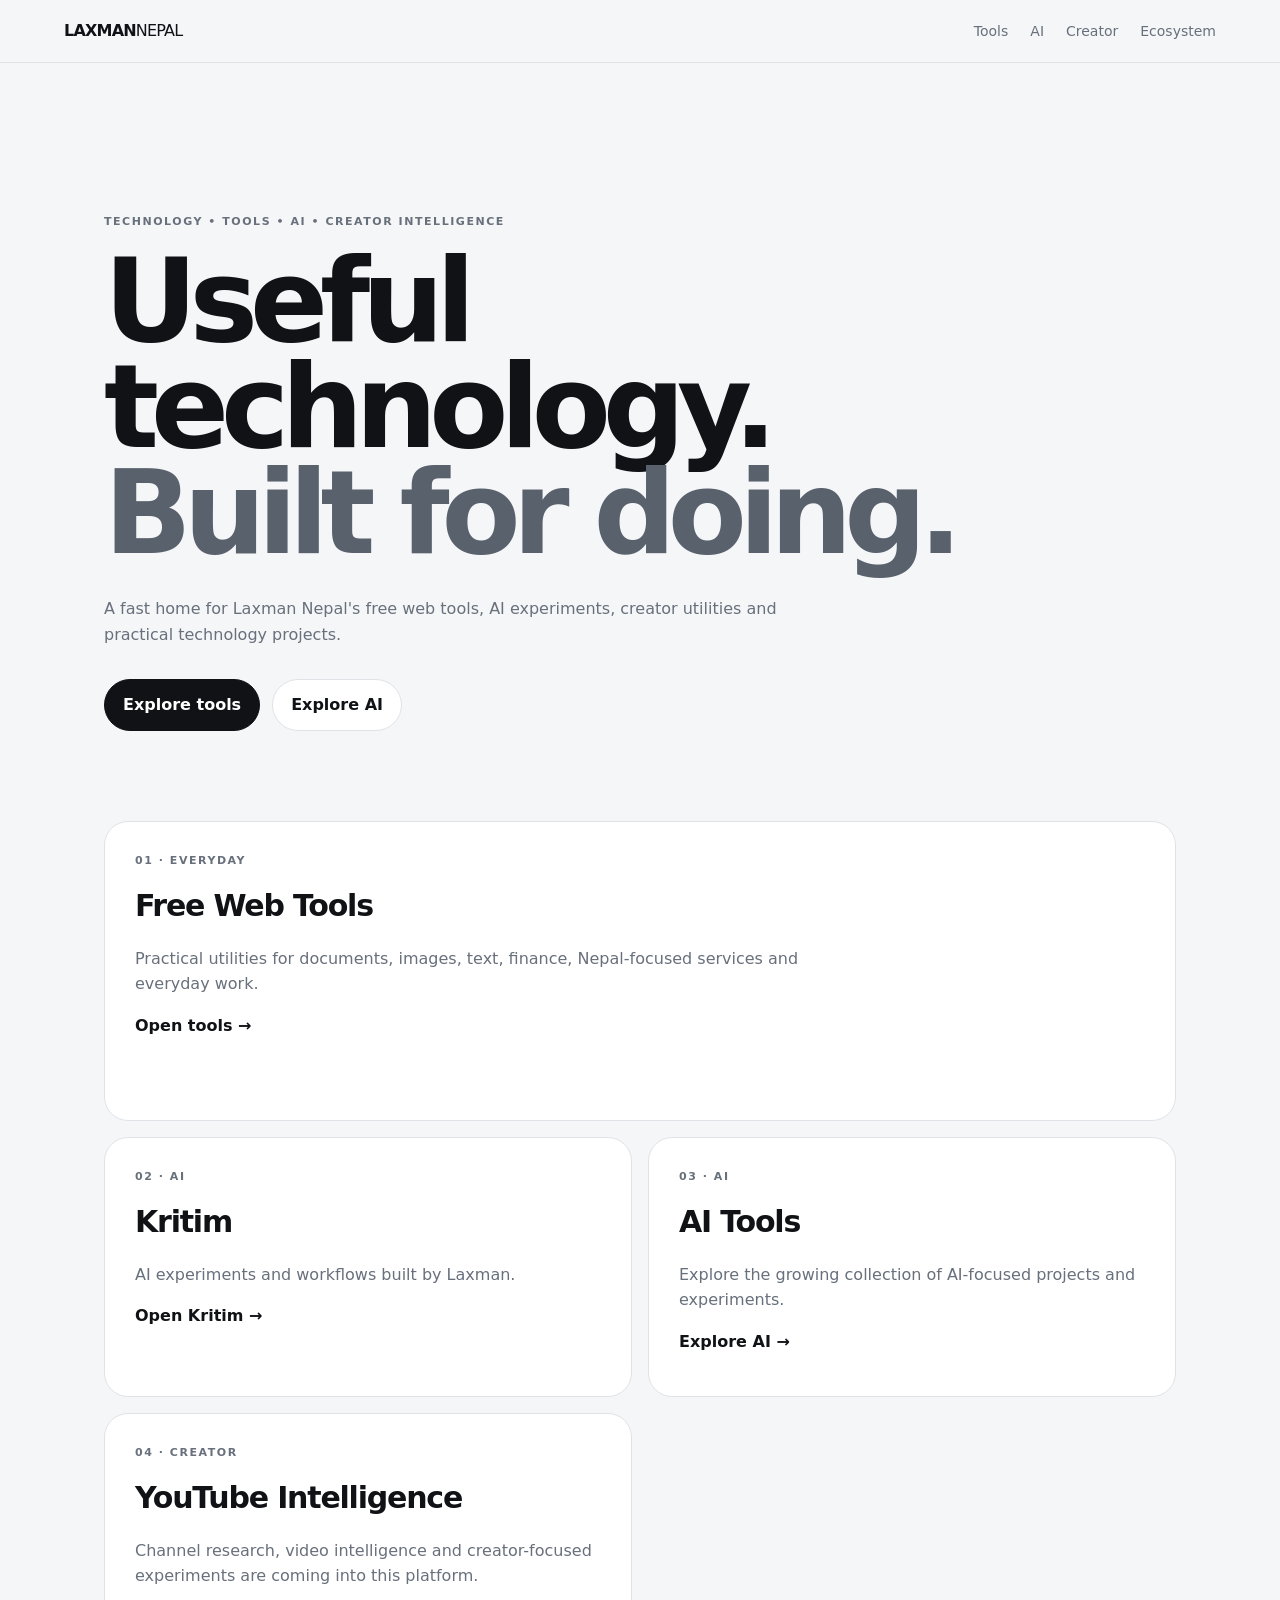
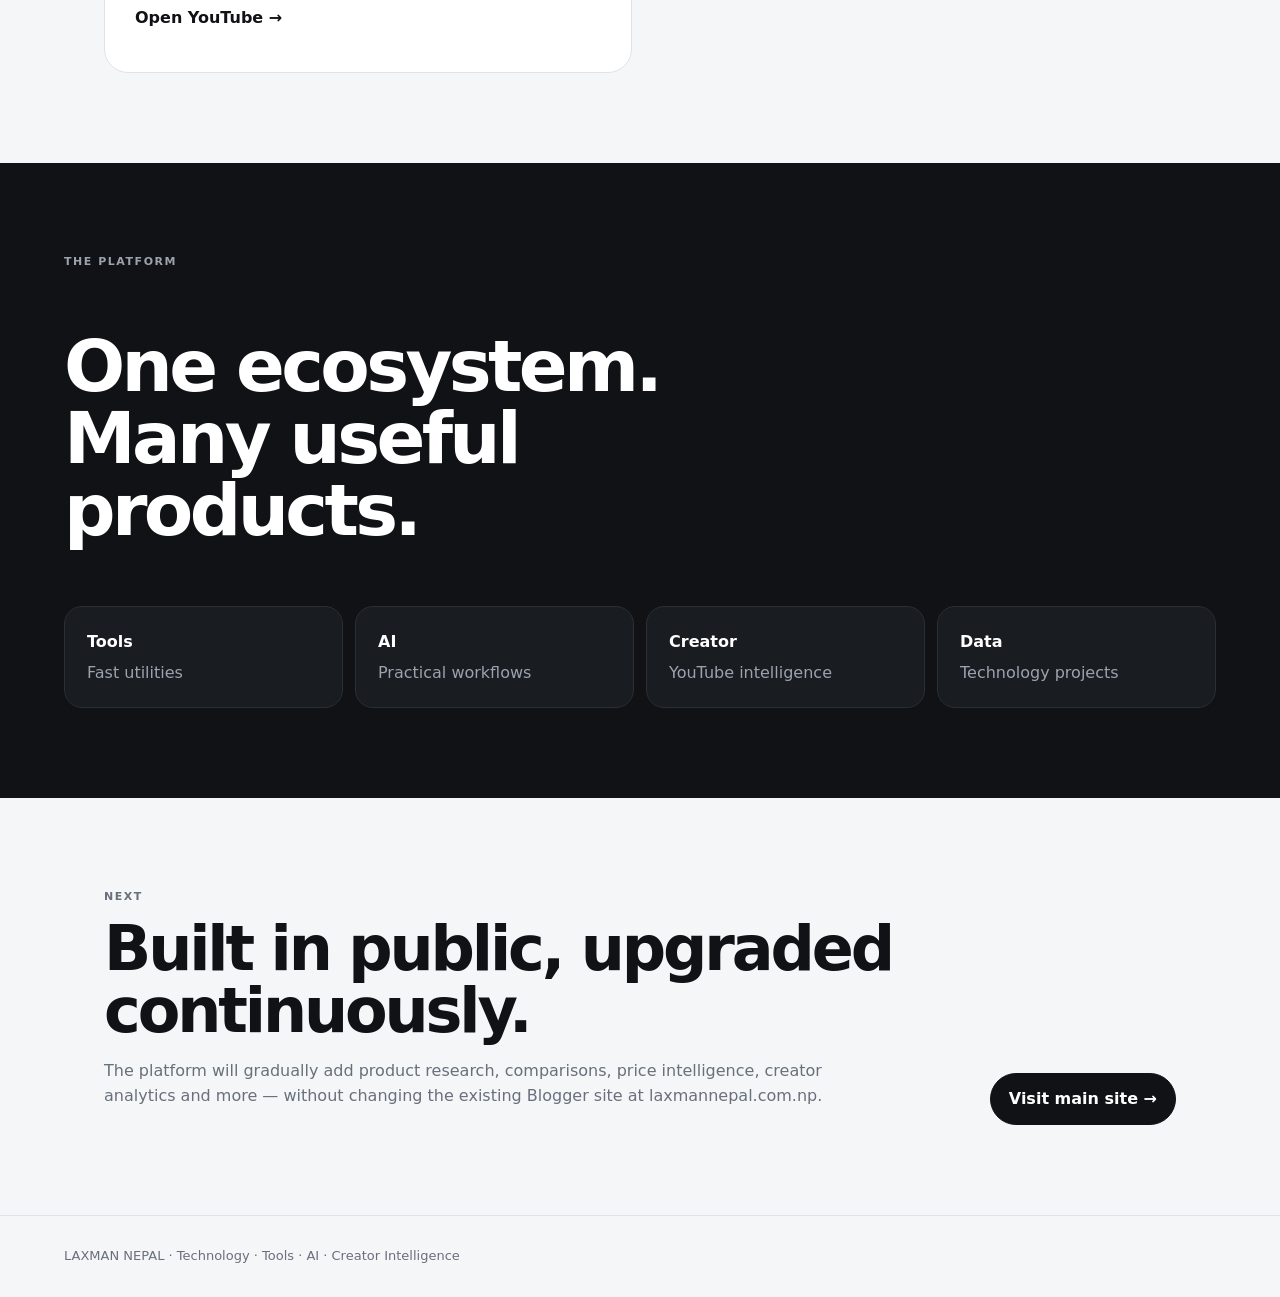
<file: index.html>
<!doctype html>
<html lang="en">
<head>
<meta charset="utf-8">
<meta name="viewport" content="width=device-width,initial-scale=1">
<meta name="description" content="Laxman Nepal Apps — practical technology tools, AI utilities and creator intelligence.">
<title>Laxman Nepal Apps — Technology, AI & Creator Tools</title>
<link rel="stylesheet" href="platform.css">
</head>
<body>
<header class="nav"><a class="brand" href="./">LAXMAN<span>NEPAL</span></a><nav><a href="#tools">Tools</a><a href="#ai">AI</a><a href="#creator">Creator</a><a href="#ecosystem">Ecosystem</a></nav></header>
<main>
<section class="hero"><div class="eyebrow">TECHNOLOGY • TOOLS • AI • CREATOR INTELLIGENCE</div><h1>Useful technology.<br><em>Built for doing.</em></h1><p>A fast home for Laxman Nepal's free web tools, AI experiments, creator utilities and practical technology projects.</p><div class="actions"><a class="button primary" href="#tools">Explore tools</a><a class="button" href="#ai">Explore AI</a></div></section>
<section class="grid" id="tools">
<article class="card wide"><div class="kicker">01 · EVERYDAY</div><h2>Free Web Tools</h2><p>Practical utilities for documents, images, text, finance, Nepal-focused services and everyday work.</p><a href="./tools/">Open tools →</a></article>
<article class="card"><div class="kicker">02 · AI</div><h2>Kritim</h2><p>AI experiments and workflows built by Laxman.</p><a href="./Kritim/">Open Kritim →</a></article>
<article class="card" id="ai"><div class="kicker">03 · AI</div><h2>AI Tools</h2><p>Explore the growing collection of AI-focused projects and experiments.</p><a href="./ai-tools/">Explore AI →</a></article>
<article class="card" id="creator"><div class="kicker">04 · CREATOR</div><h2>YouTube Intelligence</h2><p>Channel research, video intelligence and creator-focused experiments are coming into this platform.</p><a href="./youtube/">Open YouTube →</a></article>
</section>
<section class="dark" id="ecosystem"><div class="kicker">THE PLATFORM</div><h2>One ecosystem. Many useful products.</h2><div class="pillgrid"><div><b>Tools</b><span>Fast utilities</span></div><div><b>AI</b><span>Practical workflows</span></div><div><b>Creator</b><span>YouTube intelligence</span></div><div><b>Data</b><span>Technology projects</span></div></div></section>
<section class="next"><div><div class="kicker">NEXT</div><h2>Built in public, upgraded continuously.</h2><p>The platform will gradually add product research, comparisons, price intelligence, creator analytics and more — without changing the existing Blogger site at laxmannepal.com.np.</p></div><a class="button primary" href="https://laxmannepal.com.np/">Visit main site →</a></section>
</main>
<footer>LAXMAN NEPAL · Technology · Tools · AI · Creator Intelligence</footer>
</body></html>
</file>
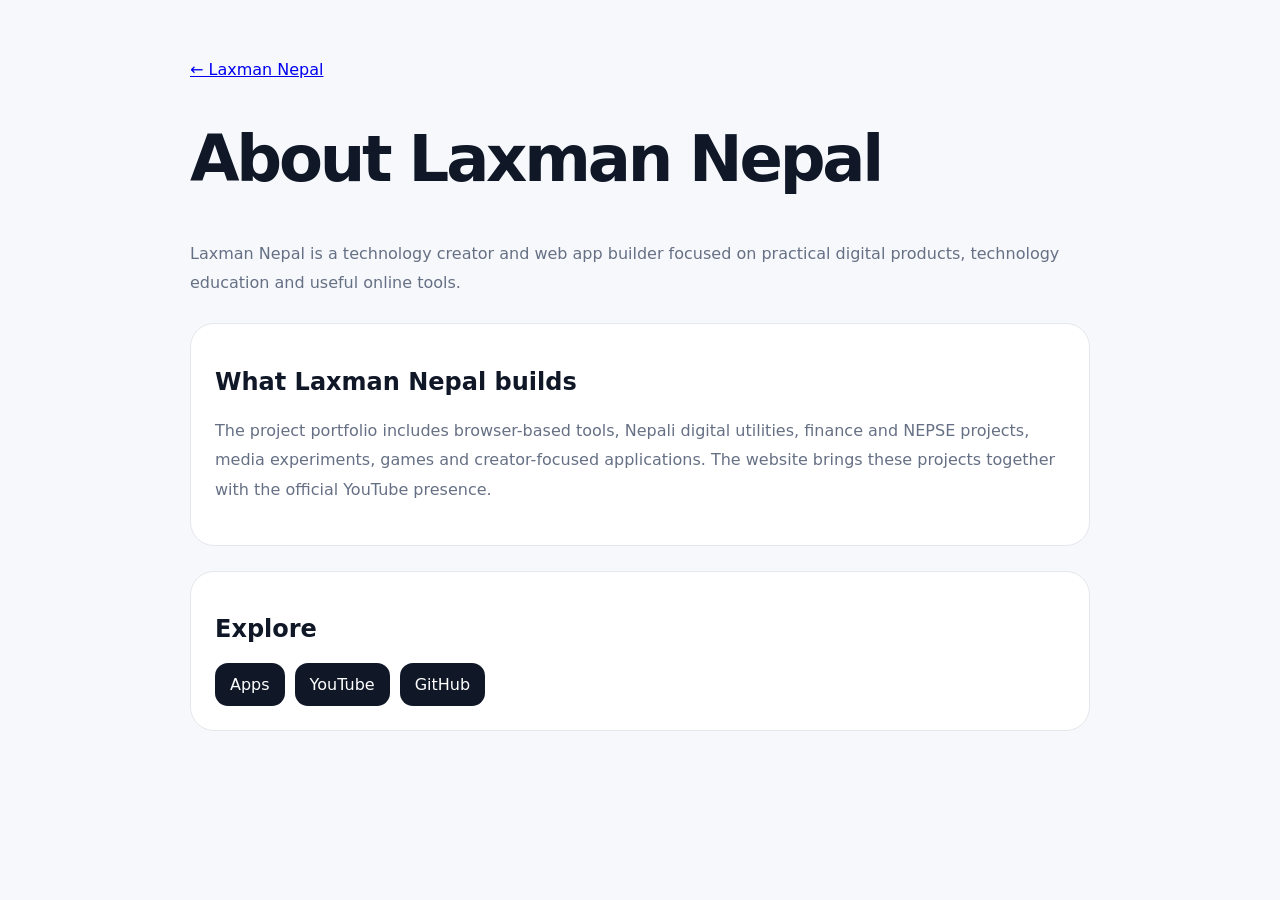
<file: about/index.html>
<!doctype html><html lang="en"><head><meta charset="utf-8"><meta name="viewport" content="width=device-width,initial-scale=1"><title>About Laxman Nepal — Developer, Creator & App Builder</title><meta name="description" content="About Laxman Nepal, a technology creator and web app builder behind practical digital tools, Nepali technology projects and the Laxman Nepal YouTube channel."><link rel="canonical" href="https://apps.laxmannepal.com.np/about/"><meta property="og:title" content="About Laxman Nepal"><meta property="og:description" content="Developer, creator and builder of practical web apps and technology content."><script type="application/ld+json">{"@context":"https://schema.org","@type":"AboutPage","name":"About Laxman Nepal","url":"https://apps.laxmannepal.com.np/about/","mainEntity":{"@type":"Person","name":"Laxman Nepal","url":"https://apps.laxmannepal.com.np/","sameAs":["https://github.com/LaxmanNepal","https://www.youtube.com/@laxmannepalofficial"]}}</script><style>body{margin:0;font:16px system-ui,-apple-system,Segoe UI,sans-serif;background:#f6f8fb;color:#101828}main{max-width:900px;margin:auto;padding:60px 22px}h1{font-size:clamp(2.2rem,6vw,4rem);letter-spacing:-.05em}p{line-height:1.85;color:#667085}.links{display:flex;gap:10px;flex-wrap:wrap}.links a{padding:12px 15px;border-radius:13px;background:#101828;color:white;text-decoration:none}.card{margin-top:25px;padding:24px;border-radius:24px;background:#fff;border:1px solid #e4e7ec}</style></head><body><main><a href="../">← Laxman Nepal</a><h1>About Laxman Nepal</h1><p>Laxman Nepal is a technology creator and web app builder focused on practical digital products, technology education and useful online tools.</p><section class="card"><h2>What Laxman Nepal builds</h2><p>The project portfolio includes browser-based tools, Nepali digital utilities, finance and NEPSE projects, media experiments, games and creator-focused applications. The website brings these projects together with the official YouTube presence.</p></section><section class="card"><h2>Explore</h2><div class="links"><a href="../apps/">Apps</a><a href="../youtube/">YouTube</a><a href="https://github.com/LaxmanNepal">GitHub</a></div></section></main></body></html>
</file>
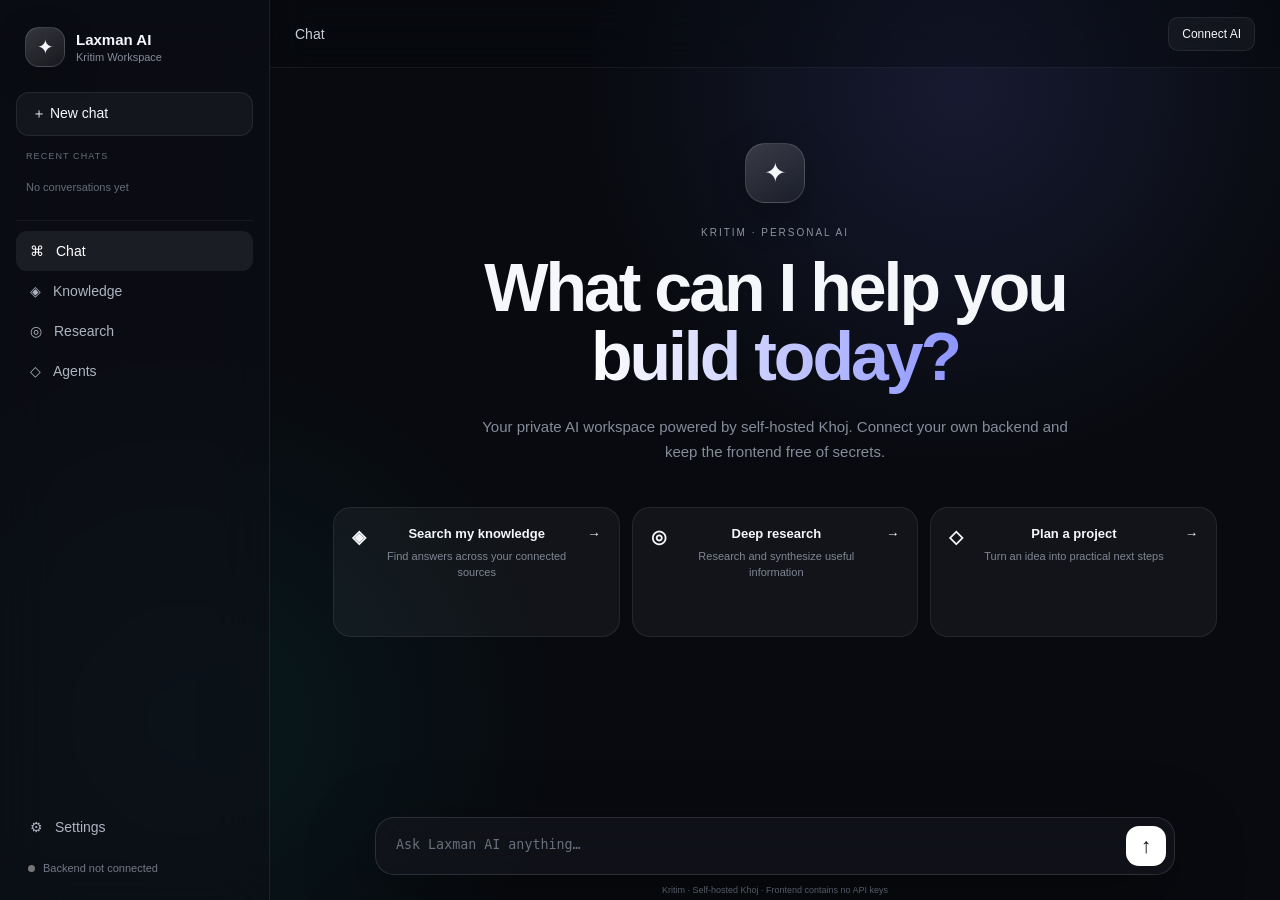
<file: Kritim/index.html>
<!doctype html><html lang="en"><head><meta charset="utf-8"><meta name="viewport" content="width=device-width,initial-scale=1,viewport-fit=cover"><meta name="theme-color" content="#080a0f"><meta name="description" content="Laxman AI — self-hosted personal AI workspace."><title>Laxman AI</title><link rel="stylesheet" href="./style.css"></head><body><div class="app-shell"><aside class="sidebar" id="sidebar"><div class="brand"><div class="brand-mark">✦</div><div><strong>Laxman AI</strong><span>Kritim Workspace</span></div></div><button class="new-chat" id="newChat">＋ New chat</button><div class="conversation-section"><div class="section-label">Recent chats</div><div class="conversation-list" id="conversationList"><div class="conversation-empty">Connect AI to load chats</div></div></div><nav class="main-nav"><button class="nav-item active" data-view="chat">⌘ <span>Chat</span></button><button class="nav-item" data-view="knowledge">◈ <span>Knowledge</span></button><button class="nav-item" data-view="research">◎ <span>Research</span></button><button class="nav-item" data-view="agents">◇ <span>Agents</span></button></nav><div class="sidebar-bottom"><button class="nav-item" id="settingsBtn">⚙ <span>Settings</span></button><div class="connection"><i id="statusDot"></i><span id="statusText">Backend not connected</span></div></div></aside><main class="main"><header class="topbar"><button class="menu" id="menu">☰</button><div class="crumb" id="crumb">Chat</div><button class="top-action" id="connectBtn">Connect AI</button></header><section class="content"><div class="welcome" id="welcome"><div class="orb">✦</div><p class="eyebrow">KRITIM · PERSONAL AI</p><h1>What can I help you<br><span>build today?</span></h1><p class="sub">Your private AI workspace powered by self-hosted Khoj. Connect your own backend and keep the frontend free of secrets.</p><div class="cards"><button class="prompt-card" data-prompt="Search my knowledge and summarize the most useful information."><b>◈</b><span><strong>Search my knowledge</strong><small>Find answers across your connected sources</small></span>→</button><button class="prompt-card" data-prompt="Research the latest information about AI tools and give me a concise report."><b>◎</b><span><strong>Deep research</strong><small>Research and synthesize useful information</small></span>→</button><button class="prompt-card" data-prompt="Help me plan and organize my next project."><b>◇</b><span><strong>Plan a project</strong><small>Turn an idea into practical next steps</small></span>→</button></div></div><div class="chat" id="chat" hidden></div><div class="panel" id="panel" hidden></div></section><form class="composer" id="composer"><textarea id="input" rows="1" placeholder="Ask Laxman AI anything…" aria-label="Message Kritim"></textarea><button type="button" class="stop-button" id="stopBtn" hidden>■</button><button type="submit" id="sendBtn" aria-label="Send">↑</button></form><div class="hint">Kritim · Self-hosted Khoj · Frontend contains no API keys</div></main></div><script src="./app.js"></script></body></html>
</file>
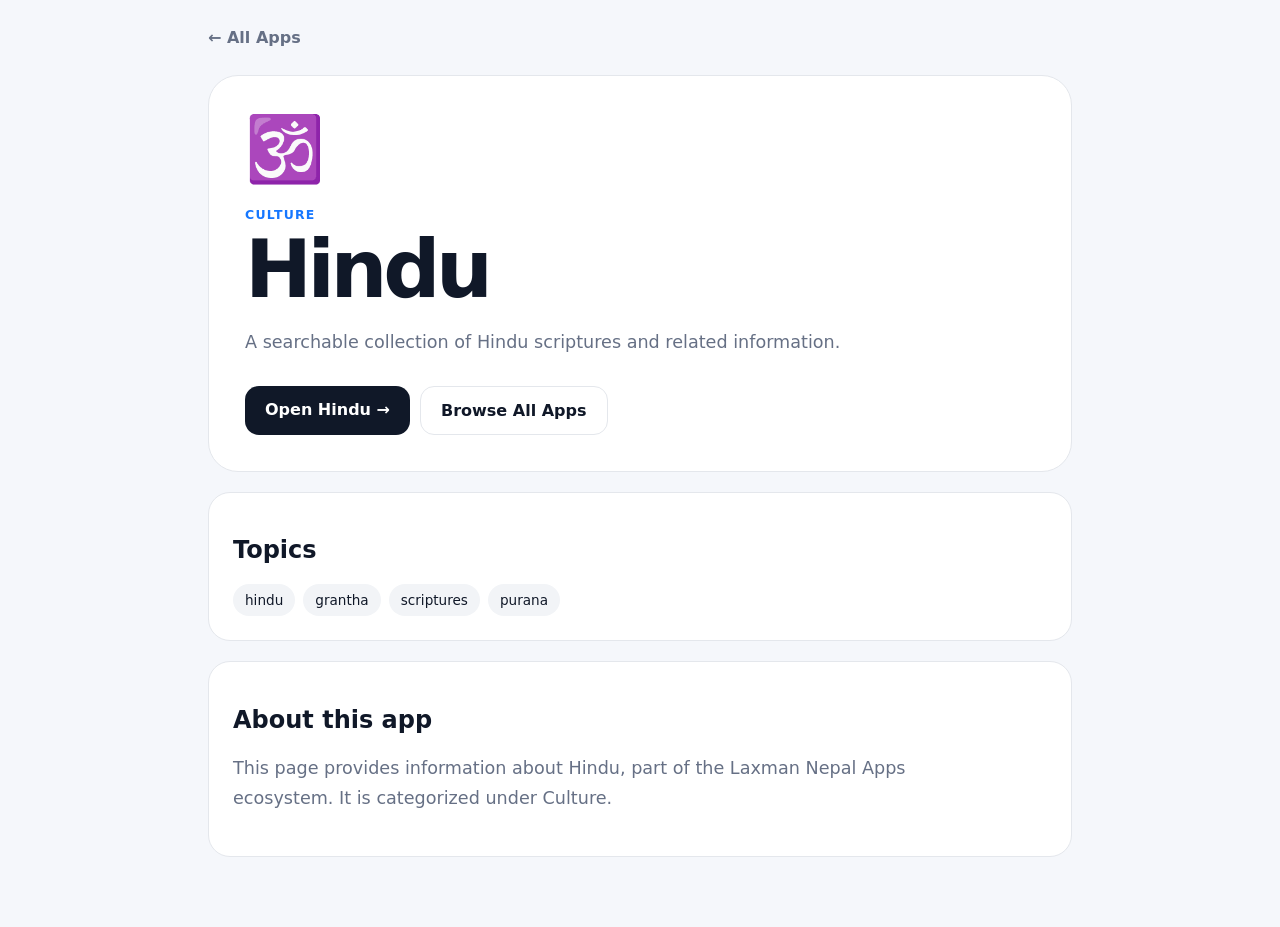
<file: apps/hindu/index.html>
<!doctype html>
<html lang="en"><head>
<meta charset="utf-8"><meta name="viewport" content="width=device-width,initial-scale=1">
<title>Hindu — Laxman Nepal Apps</title>
<meta name="description" content="A searchable collection of Hindu scriptures and related information.">
<meta name="robots" content="index,follow">
<link rel="canonical" href="https://apps.laxmannepal.com.np/apps/hindu/">
<meta property="og:type" content="website"><meta property="og:title" content="Hindu — Laxman Nepal"><meta property="og:description" content="A searchable collection of Hindu scriptures and related information."><meta property="og:url" content="https://apps.laxmannepal.com.np/apps/hindu/">
<meta name="twitter:card" content="summary"><meta name="twitter:title" content="Hindu — Laxman Nepal"><meta name="twitter:description" content="A searchable collection of Hindu scriptures and related information.">
<meta name="theme-color" content="#f5f7fb">
<script type="application/ld+json">{"@context":"https://schema.org","@type":"SoftwareApplication","name":"Hindu","description":"A searchable collection of Hindu scriptures and related information.","applicationCategory":"Culture","operatingSystem":"Web","url":"https://apps.laxmannepal.com.np/Hindu/"}</script>
<style>:root{--bg:#f5f7fb;--card:#fff;--text:#101828;--muted:#667085;--line:#e4e7ec}*{box-sizing:border-box}body{margin:0;background:var(--bg);color:var(--text);font-family:Inter,system-ui,sans-serif}main{max-width:900px;margin:auto;padding:28px 18px 70px}.back{color:var(--muted);text-decoration:none;font-weight:700}.card{margin-top:28px;background:var(--card);border:1px solid var(--line);border-radius:30px;padding:36px}.icon{font-size:4rem}.category{color:#1677ff;font-weight:800;font-size:.78rem;letter-spacing:.1em;text-transform:uppercase;margin-top:20px}h1{font-size:clamp(2.5rem,8vw,5rem);letter-spacing:-.055em;line-height:1;margin:8px 0 16px}.desc{font-size:1.1rem;line-height:1.7;color:var(--muted);max-width:700px}.actions{display:flex;gap:10px;flex-wrap:wrap;margin-top:28px}.btn{padding:14px 20px;border-radius:14px;text-decoration:none;font-weight:800}.primary{background:var(--text);color:#fff}.secondary{border:1px solid var(--line);color:var(--text);background:#fff}.section{margin-top:20px;background:#fff;border:1px solid var(--line);border-radius:22px;padding:24px}.chips{display:flex;gap:8px;flex-wrap:wrap}.chip{background:#f2f4f7;padding:8px 12px;border-radius:999px;font-size:.85rem}@media(max-width:600px){.card{padding:25px}.btn{width:100%;text-align:center}}</style>
</head><body><main>
<a class="back" href="../">← All Apps</a>
<article class="card"><div class="icon">🕉️</div><div class="category">Culture</div><h1>Hindu</h1><p class="desc">A searchable collection of Hindu scriptures and related information.</p><div class="actions"><a class="btn primary" href="https://apps.laxmannepal.com.np/Hindu/">Open Hindu →</a><a class="btn secondary" href="../">Browse All Apps</a></div></article>
<section class="section"><h2>Topics</h2><div class="chips"><span class="chip">hindu</span><span class="chip">grantha</span><span class="chip">scriptures</span><span class="chip">purana</span></div></section>
<section class="section"><h2>About this app</h2><p class="desc">This page provides information about Hindu, part of the Laxman Nepal Apps ecosystem. It is categorized under Culture.</p></section>
</main></body></html>
</file>
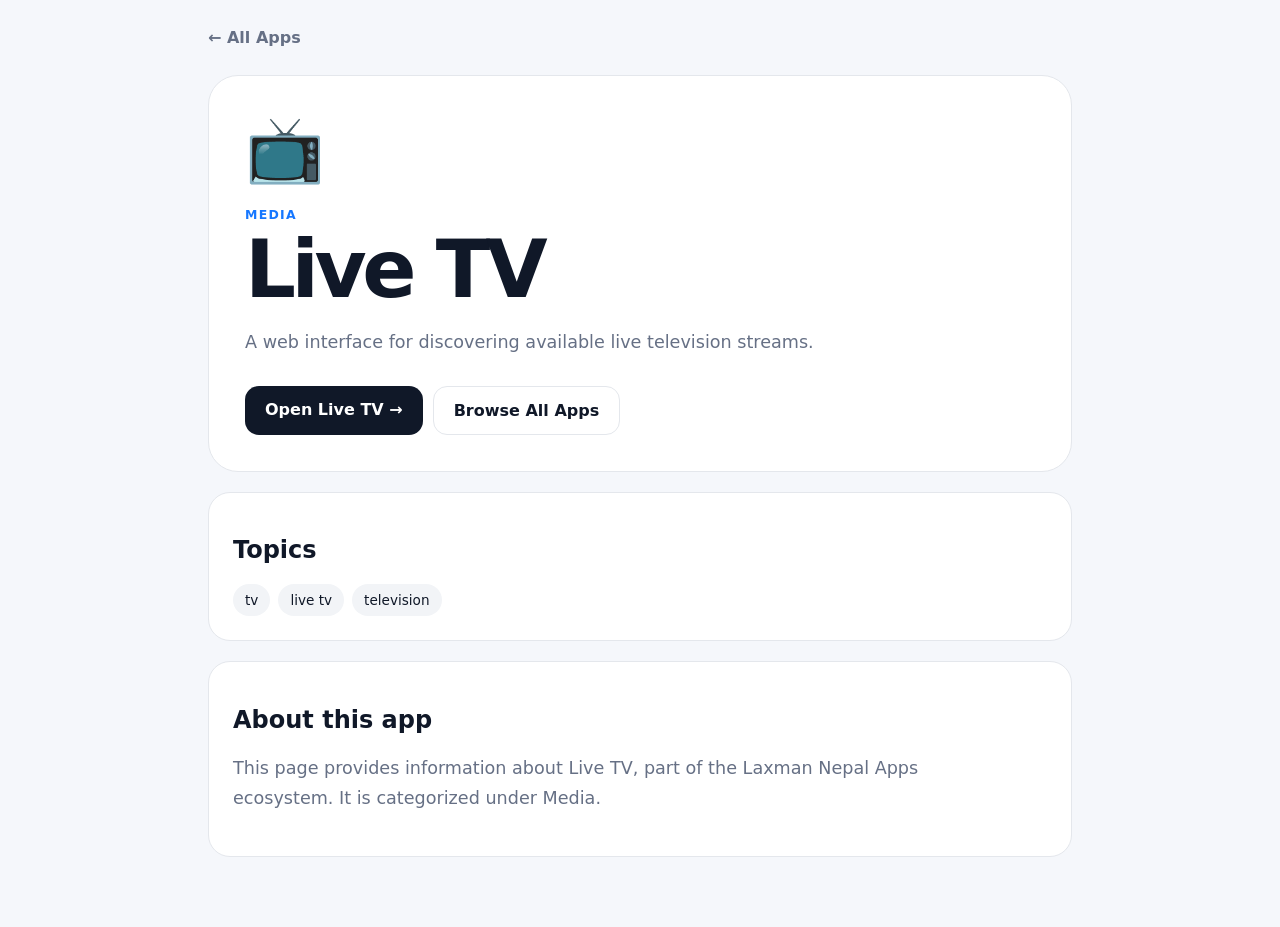
<file: apps/live-tv/index.html>
<!doctype html>
<html lang="en"><head>
<meta charset="utf-8"><meta name="viewport" content="width=device-width,initial-scale=1">
<title>Live TV — Laxman Nepal Apps</title>
<meta name="description" content="A web interface for discovering available live television streams.">
<meta name="robots" content="index,follow">
<link rel="canonical" href="https://apps.laxmannepal.com.np/apps/live-tv/">
<meta property="og:type" content="website"><meta property="og:title" content="Live TV — Laxman Nepal"><meta property="og:description" content="A web interface for discovering available live television streams."><meta property="og:url" content="https://apps.laxmannepal.com.np/apps/live-tv/">
<meta name="twitter:card" content="summary"><meta name="twitter:title" content="Live TV — Laxman Nepal"><meta name="twitter:description" content="A web interface for discovering available live television streams.">
<meta name="theme-color" content="#f5f7fb">
<script type="application/ld+json">{"@context":"https://schema.org","@type":"SoftwareApplication","name":"Live TV","description":"A web interface for discovering available live television streams.","applicationCategory":"Media","operatingSystem":"Web","url":"https://apps.laxmannepal.com.np/Live-TV/"}</script>
<style>:root{--bg:#f5f7fb;--card:#fff;--text:#101828;--muted:#667085;--line:#e4e7ec}*{box-sizing:border-box}body{margin:0;background:var(--bg);color:var(--text);font-family:Inter,system-ui,sans-serif}main{max-width:900px;margin:auto;padding:28px 18px 70px}.back{color:var(--muted);text-decoration:none;font-weight:700}.card{margin-top:28px;background:var(--card);border:1px solid var(--line);border-radius:30px;padding:36px}.icon{font-size:4rem}.category{color:#1677ff;font-weight:800;font-size:.78rem;letter-spacing:.1em;text-transform:uppercase;margin-top:20px}h1{font-size:clamp(2.5rem,8vw,5rem);letter-spacing:-.055em;line-height:1;margin:8px 0 16px}.desc{font-size:1.1rem;line-height:1.7;color:var(--muted);max-width:700px}.actions{display:flex;gap:10px;flex-wrap:wrap;margin-top:28px}.btn{padding:14px 20px;border-radius:14px;text-decoration:none;font-weight:800}.primary{background:var(--text);color:#fff}.secondary{border:1px solid var(--line);color:var(--text);background:#fff}.section{margin-top:20px;background:#fff;border:1px solid var(--line);border-radius:22px;padding:24px}.chips{display:flex;gap:8px;flex-wrap:wrap}.chip{background:#f2f4f7;padding:8px 12px;border-radius:999px;font-size:.85rem}@media(max-width:600px){.card{padding:25px}.btn{width:100%;text-align:center}}</style>
</head><body><main>
<a class="back" href="../">← All Apps</a>
<article class="card"><div class="icon">📺</div><div class="category">Media</div><h1>Live TV</h1><p class="desc">A web interface for discovering available live television streams.</p><div class="actions"><a class="btn primary" href="https://apps.laxmannepal.com.np/Live-TV/">Open Live TV →</a><a class="btn secondary" href="../">Browse All Apps</a></div></article>
<section class="section"><h2>Topics</h2><div class="chips"><span class="chip">tv</span><span class="chip">live tv</span><span class="chip">television</span></div></section>
<section class="section"><h2>About this app</h2><p class="desc">This page provides information about Live TV, part of the Laxman Nepal Apps ecosystem. It is categorized under Media.</p></section>
</main></body></html>
</file>
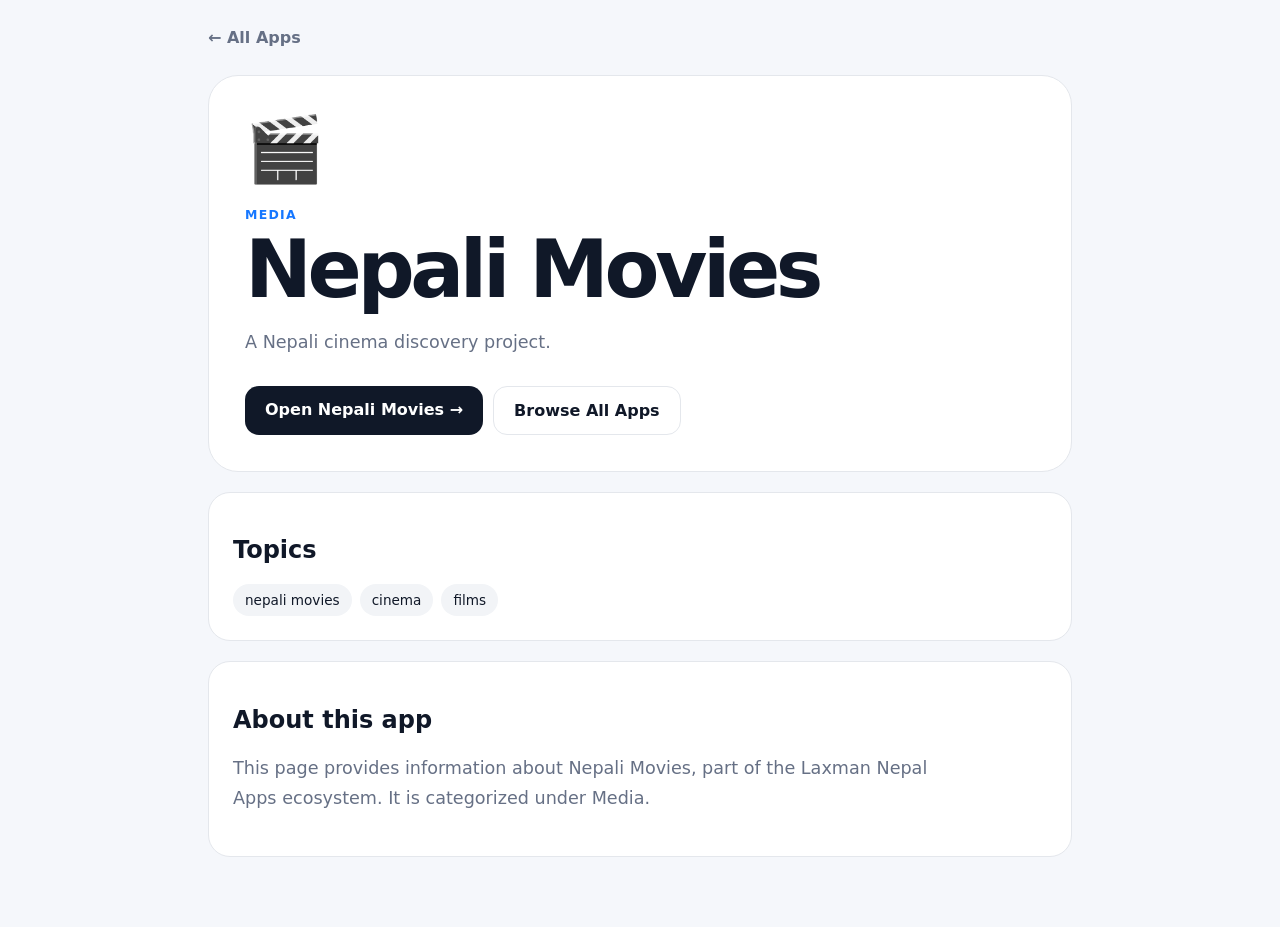
<file: apps/nepali-movies/index.html>
<!doctype html>
<html lang="en"><head>
<meta charset="utf-8"><meta name="viewport" content="width=device-width,initial-scale=1">
<title>Nepali Movies — Laxman Nepal Apps</title>
<meta name="description" content="A Nepali cinema discovery project.">
<meta name="robots" content="index,follow">
<link rel="canonical" href="https://apps.laxmannepal.com.np/apps/nepali-movies/">
<meta property="og:type" content="website"><meta property="og:title" content="Nepali Movies — Laxman Nepal"><meta property="og:description" content="A Nepali cinema discovery project."><meta property="og:url" content="https://apps.laxmannepal.com.np/apps/nepali-movies/">
<meta name="twitter:card" content="summary"><meta name="twitter:title" content="Nepali Movies — Laxman Nepal"><meta name="twitter:description" content="A Nepali cinema discovery project.">
<meta name="theme-color" content="#f5f7fb">
<script type="application/ld+json">{"@context":"https://schema.org","@type":"SoftwareApplication","name":"Nepali Movies","description":"A Nepali cinema discovery project.","applicationCategory":"Media","operatingSystem":"Web","url":"https://apps.laxmannepal.com.np/Nepali-Movies/"}</script>
<style>:root{--bg:#f5f7fb;--card:#fff;--text:#101828;--muted:#667085;--line:#e4e7ec}*{box-sizing:border-box}body{margin:0;background:var(--bg);color:var(--text);font-family:Inter,system-ui,sans-serif}main{max-width:900px;margin:auto;padding:28px 18px 70px}.back{color:var(--muted);text-decoration:none;font-weight:700}.card{margin-top:28px;background:var(--card);border:1px solid var(--line);border-radius:30px;padding:36px}.icon{font-size:4rem}.category{color:#1677ff;font-weight:800;font-size:.78rem;letter-spacing:.1em;text-transform:uppercase;margin-top:20px}h1{font-size:clamp(2.5rem,8vw,5rem);letter-spacing:-.055em;line-height:1;margin:8px 0 16px}.desc{font-size:1.1rem;line-height:1.7;color:var(--muted);max-width:700px}.actions{display:flex;gap:10px;flex-wrap:wrap;margin-top:28px}.btn{padding:14px 20px;border-radius:14px;text-decoration:none;font-weight:800}.primary{background:var(--text);color:#fff}.secondary{border:1px solid var(--line);color:var(--text);background:#fff}.section{margin-top:20px;background:#fff;border:1px solid var(--line);border-radius:22px;padding:24px}.chips{display:flex;gap:8px;flex-wrap:wrap}.chip{background:#f2f4f7;padding:8px 12px;border-radius:999px;font-size:.85rem}@media(max-width:600px){.card{padding:25px}.btn{width:100%;text-align:center}}</style>
</head><body><main>
<a class="back" href="../">← All Apps</a>
<article class="card"><div class="icon">🎬</div><div class="category">Media</div><h1>Nepali Movies</h1><p class="desc">A Nepali cinema discovery project.</p><div class="actions"><a class="btn primary" href="https://apps.laxmannepal.com.np/Nepali-Movies/">Open Nepali Movies →</a><a class="btn secondary" href="../">Browse All Apps</a></div></article>
<section class="section"><h2>Topics</h2><div class="chips"><span class="chip">nepali movies</span><span class="chip">cinema</span><span class="chip">films</span></div></section>
<section class="section"><h2>About this app</h2><p class="desc">This page provides information about Nepali Movies, part of the Laxman Nepal Apps ecosystem. It is categorized under Media.</p></section>
</main></body></html>
</file>
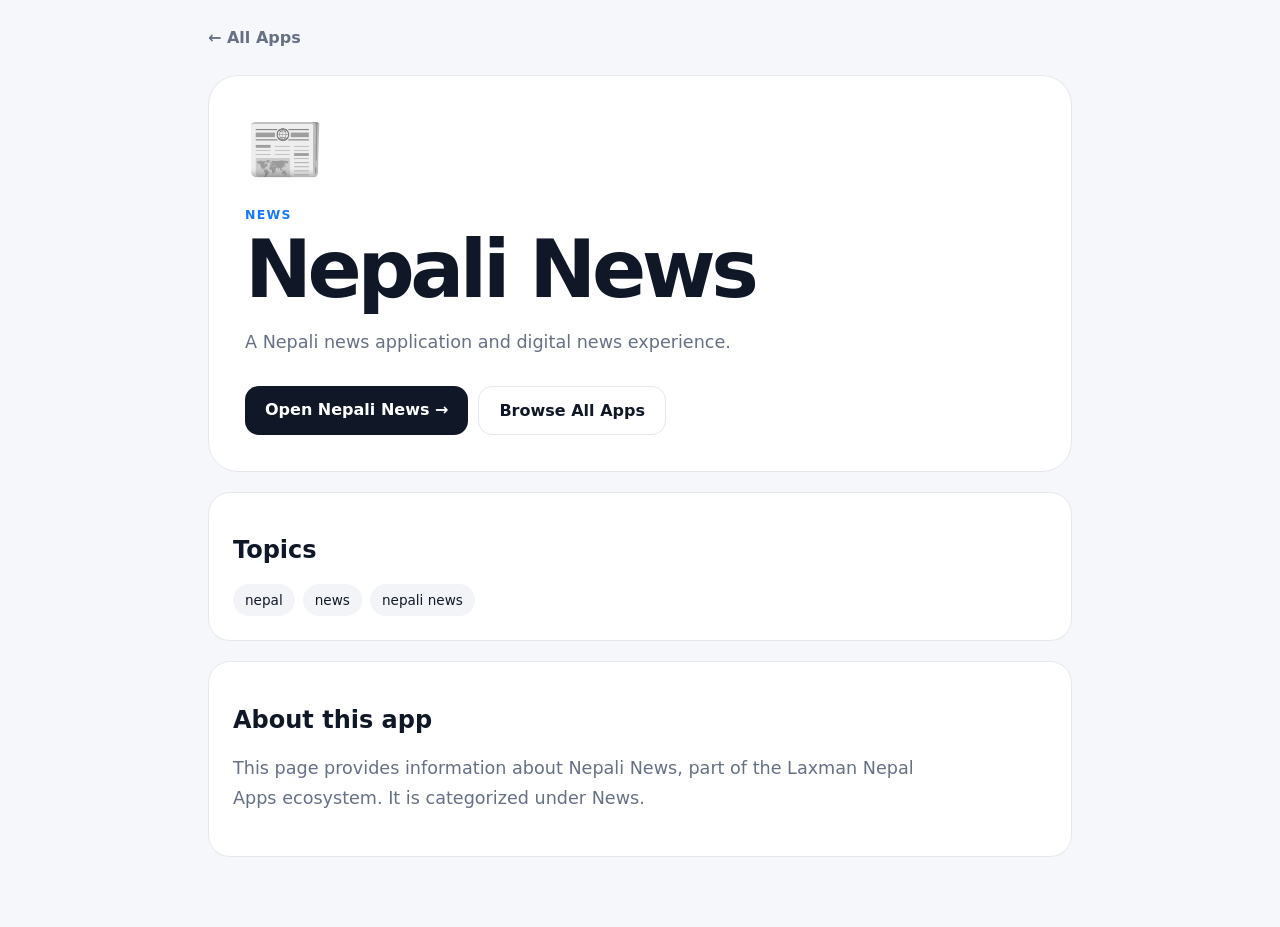
<file: apps/nepali-news/index.html>
<!doctype html>
<html lang="en"><head>
<meta charset="utf-8"><meta name="viewport" content="width=device-width,initial-scale=1">
<title>Nepali News — Laxman Nepal Apps</title>
<meta name="description" content="A Nepali news application and digital news experience.">
<meta name="robots" content="index,follow">
<link rel="canonical" href="https://apps.laxmannepal.com.np/apps/nepali-news/">
<meta property="og:type" content="website"><meta property="og:title" content="Nepali News — Laxman Nepal"><meta property="og:description" content="A Nepali news application and digital news experience."><meta property="og:url" content="https://apps.laxmannepal.com.np/apps/nepali-news/">
<meta name="twitter:card" content="summary"><meta name="twitter:title" content="Nepali News — Laxman Nepal"><meta name="twitter:description" content="A Nepali news application and digital news experience.">
<meta name="theme-color" content="#f5f7fb">
<script type="application/ld+json">{"@context":"https://schema.org","@type":"SoftwareApplication","name":"Nepali News","description":"A Nepali news application and digital news experience.","applicationCategory":"News","operatingSystem":"Web","url":"https://apps.laxmannepal.com.np/apps/NepaliNews.html"}</script>
<style>:root{--bg:#f5f7fb;--card:#fff;--text:#101828;--muted:#667085;--line:#e4e7ec}*{box-sizing:border-box}body{margin:0;background:var(--bg);color:var(--text);font-family:Inter,system-ui,sans-serif}main{max-width:900px;margin:auto;padding:28px 18px 70px}.back{color:var(--muted);text-decoration:none;font-weight:700}.card{margin-top:28px;background:var(--card);border:1px solid var(--line);border-radius:30px;padding:36px}.icon{font-size:4rem}.category{color:#1677ff;font-weight:800;font-size:.78rem;letter-spacing:.1em;text-transform:uppercase;margin-top:20px}h1{font-size:clamp(2.5rem,8vw,5rem);letter-spacing:-.055em;line-height:1;margin:8px 0 16px}.desc{font-size:1.1rem;line-height:1.7;color:var(--muted);max-width:700px}.actions{display:flex;gap:10px;flex-wrap:wrap;margin-top:28px}.btn{padding:14px 20px;border-radius:14px;text-decoration:none;font-weight:800}.primary{background:var(--text);color:#fff}.secondary{border:1px solid var(--line);color:var(--text);background:#fff}.section{margin-top:20px;background:#fff;border:1px solid var(--line);border-radius:22px;padding:24px}.chips{display:flex;gap:8px;flex-wrap:wrap}.chip{background:#f2f4f7;padding:8px 12px;border-radius:999px;font-size:.85rem}@media(max-width:600px){.card{padding:25px}.btn{width:100%;text-align:center}}</style>
</head><body><main>
<a class="back" href="../">← All Apps</a>
<article class="card"><div class="icon">📰</div><div class="category">News</div><h1>Nepali News</h1><p class="desc">A Nepali news application and digital news experience.</p><div class="actions"><a class="btn primary" href="https://apps.laxmannepal.com.np/apps/NepaliNews.html">Open Nepali News →</a><a class="btn secondary" href="../">Browse All Apps</a></div></article>
<section class="section"><h2>Topics</h2><div class="chips"><span class="chip">nepal</span><span class="chip">news</span><span class="chip">nepali news</span></div></section>
<section class="section"><h2>About this app</h2><p class="desc">This page provides information about Nepali News, part of the Laxman Nepal Apps ecosystem. It is categorized under News.</p></section>
</main></body></html>
</file>
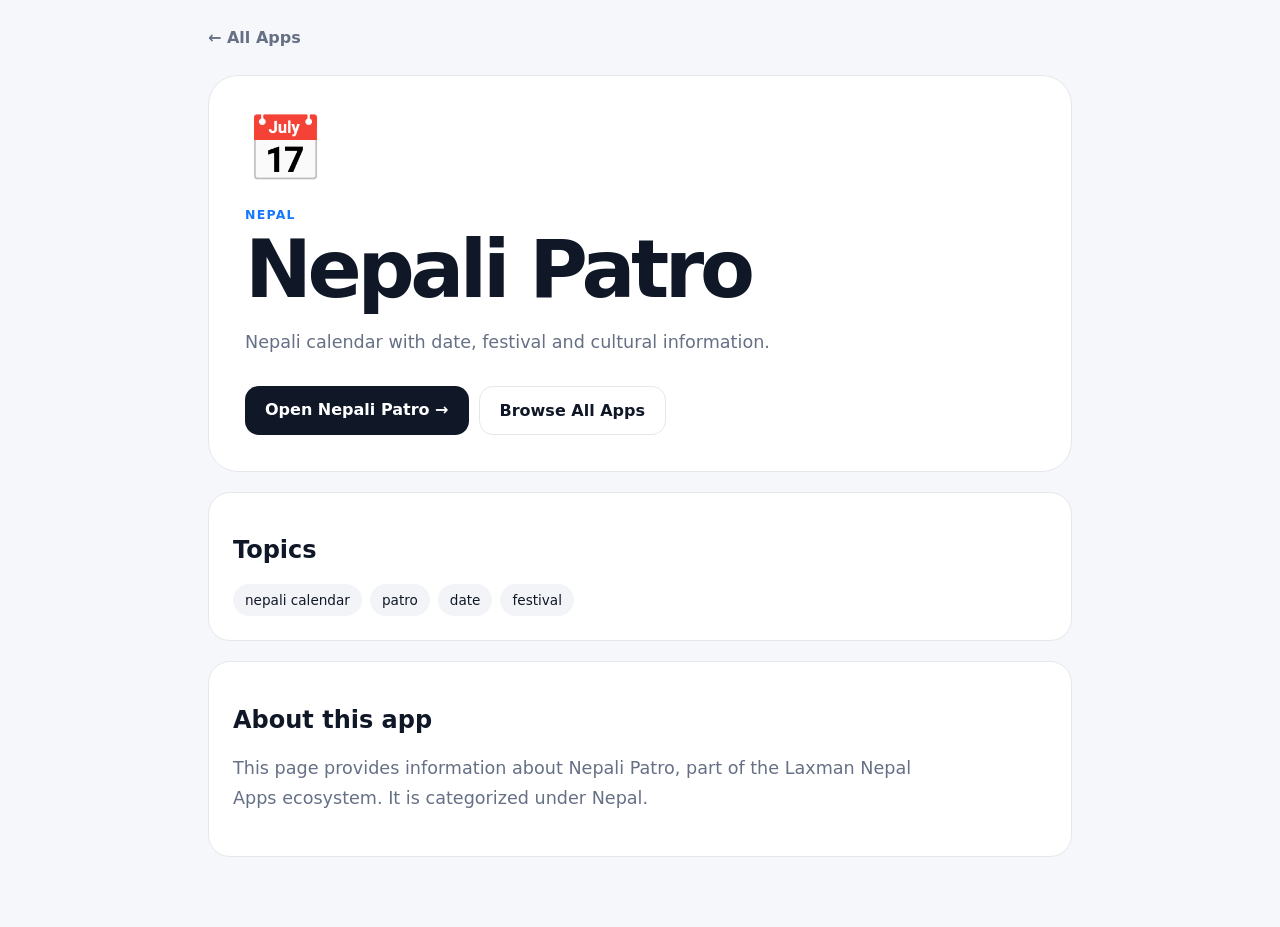
<file: apps/nepali-patro/index.html>
<!doctype html>
<html lang="en"><head>
<meta charset="utf-8"><meta name="viewport" content="width=device-width,initial-scale=1">
<title>Nepali Patro — Laxman Nepal Apps</title>
<meta name="description" content="Nepali calendar with date, festival and cultural information.">
<meta name="robots" content="index,follow">
<link rel="canonical" href="https://apps.laxmannepal.com.np/apps/nepali-patro/">
<meta property="og:type" content="website"><meta property="og:title" content="Nepali Patro — Laxman Nepal"><meta property="og:description" content="Nepali calendar with date, festival and cultural information."><meta property="og:url" content="https://apps.laxmannepal.com.np/apps/nepali-patro/">
<meta name="twitter:card" content="summary"><meta name="twitter:title" content="Nepali Patro — Laxman Nepal"><meta name="twitter:description" content="Nepali calendar with date, festival and cultural information.">
<meta name="theme-color" content="#f5f7fb">
<script type="application/ld+json">{"@context":"https://schema.org","@type":"SoftwareApplication","name":"Nepali Patro","description":"Nepali calendar with date, festival and cultural information.","applicationCategory":"Nepal","operatingSystem":"Web","url":"https://apps.laxmannepal.com.np/Nepali-Patro/"}</script>
<style>:root{--bg:#f5f7fb;--card:#fff;--text:#101828;--muted:#667085;--line:#e4e7ec}*{box-sizing:border-box}body{margin:0;background:var(--bg);color:var(--text);font-family:Inter,system-ui,sans-serif}main{max-width:900px;margin:auto;padding:28px 18px 70px}.back{color:var(--muted);text-decoration:none;font-weight:700}.card{margin-top:28px;background:var(--card);border:1px solid var(--line);border-radius:30px;padding:36px}.icon{font-size:4rem}.category{color:#1677ff;font-weight:800;font-size:.78rem;letter-spacing:.1em;text-transform:uppercase;margin-top:20px}h1{font-size:clamp(2.5rem,8vw,5rem);letter-spacing:-.055em;line-height:1;margin:8px 0 16px}.desc{font-size:1.1rem;line-height:1.7;color:var(--muted);max-width:700px}.actions{display:flex;gap:10px;flex-wrap:wrap;margin-top:28px}.btn{padding:14px 20px;border-radius:14px;text-decoration:none;font-weight:800}.primary{background:var(--text);color:#fff}.secondary{border:1px solid var(--line);color:var(--text);background:#fff}.section{margin-top:20px;background:#fff;border:1px solid var(--line);border-radius:22px;padding:24px}.chips{display:flex;gap:8px;flex-wrap:wrap}.chip{background:#f2f4f7;padding:8px 12px;border-radius:999px;font-size:.85rem}@media(max-width:600px){.card{padding:25px}.btn{width:100%;text-align:center}}</style>
</head><body><main>
<a class="back" href="../">← All Apps</a>
<article class="card"><div class="icon">📅</div><div class="category">Nepal</div><h1>Nepali Patro</h1><p class="desc">Nepali calendar with date, festival and cultural information.</p><div class="actions"><a class="btn primary" href="https://apps.laxmannepal.com.np/Nepali-Patro/">Open Nepali Patro →</a><a class="btn secondary" href="../">Browse All Apps</a></div></article>
<section class="section"><h2>Topics</h2><div class="chips"><span class="chip">nepali calendar</span><span class="chip">patro</span><span class="chip">date</span><span class="chip">festival</span></div></section>
<section class="section"><h2>About this app</h2><p class="desc">This page provides information about Nepali Patro, part of the Laxman Nepal Apps ecosystem. It is categorized under Nepal.</p></section>
</main></body></html>
</file>
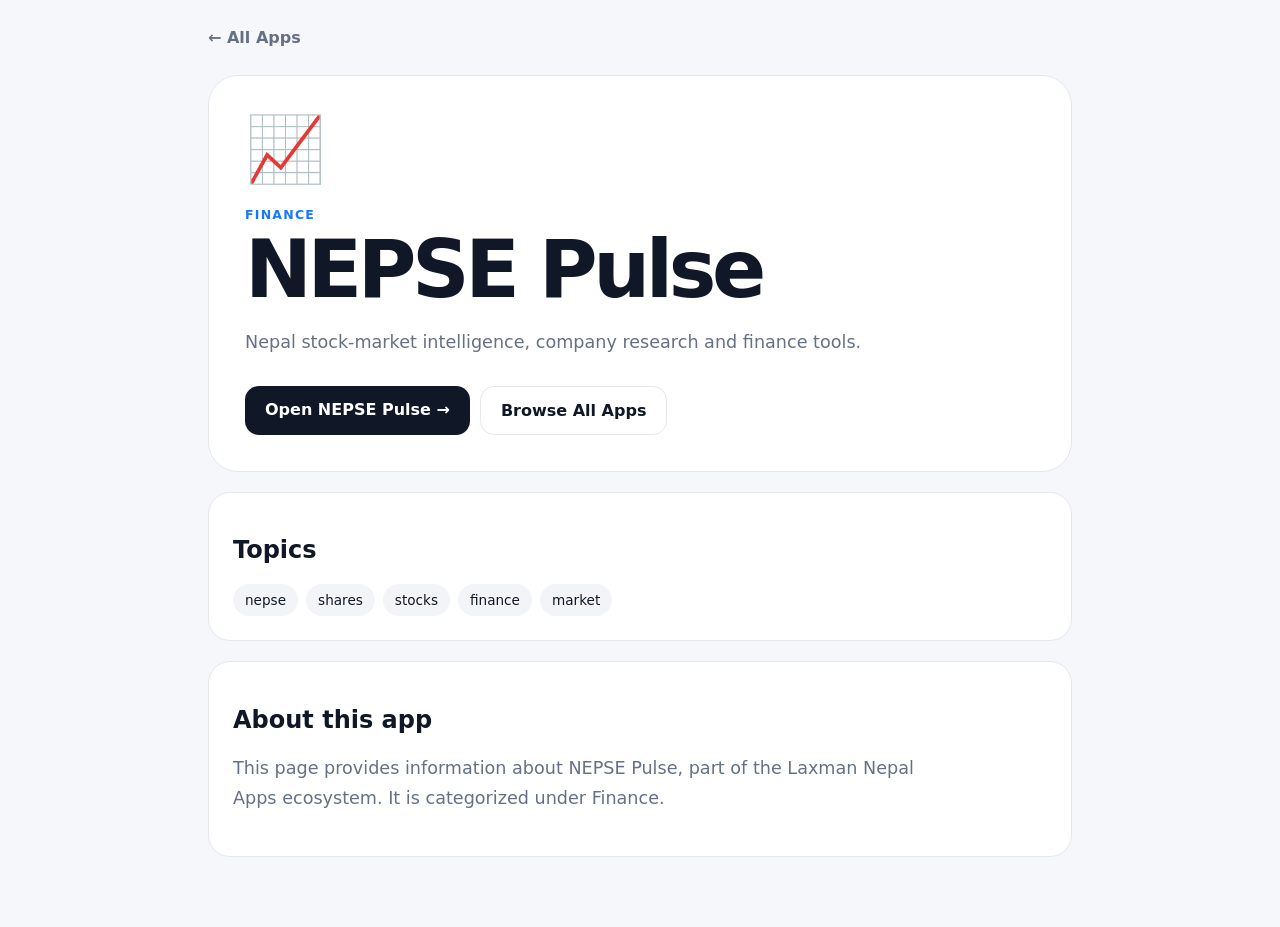
<file: apps/nepse-pulse/index.html>
<!doctype html>
<html lang="en"><head>
<meta charset="utf-8"><meta name="viewport" content="width=device-width,initial-scale=1">
<title>NEPSE Pulse — Laxman Nepal Apps</title>
<meta name="description" content="Nepal stock-market intelligence, company research and finance tools.">
<meta name="robots" content="index,follow">
<link rel="canonical" href="https://apps.laxmannepal.com.np/apps/nepse-pulse/">
<meta property="og:type" content="website"><meta property="og:title" content="NEPSE Pulse — Laxman Nepal"><meta property="og:description" content="Nepal stock-market intelligence, company research and finance tools."><meta property="og:url" content="https://apps.laxmannepal.com.np/apps/nepse-pulse/">
<meta name="twitter:card" content="summary"><meta name="twitter:title" content="NEPSE Pulse — Laxman Nepal"><meta name="twitter:description" content="Nepal stock-market intelligence, company research and finance tools.">
<meta name="theme-color" content="#f5f7fb">
<script type="application/ld+json">{"@context":"https://schema.org","@type":"SoftwareApplication","name":"NEPSE Pulse","description":"Nepal stock-market intelligence, company research and finance tools.","applicationCategory":"Finance","operatingSystem":"Web","url":"https://apps.laxmannepal.com.np/nepse/"}</script>
<style>:root{--bg:#f5f7fb;--card:#fff;--text:#101828;--muted:#667085;--line:#e4e7ec}*{box-sizing:border-box}body{margin:0;background:var(--bg);color:var(--text);font-family:Inter,system-ui,sans-serif}main{max-width:900px;margin:auto;padding:28px 18px 70px}.back{color:var(--muted);text-decoration:none;font-weight:700}.card{margin-top:28px;background:var(--card);border:1px solid var(--line);border-radius:30px;padding:36px}.icon{font-size:4rem}.category{color:#1677ff;font-weight:800;font-size:.78rem;letter-spacing:.1em;text-transform:uppercase;margin-top:20px}h1{font-size:clamp(2.5rem,8vw,5rem);letter-spacing:-.055em;line-height:1;margin:8px 0 16px}.desc{font-size:1.1rem;line-height:1.7;color:var(--muted);max-width:700px}.actions{display:flex;gap:10px;flex-wrap:wrap;margin-top:28px}.btn{padding:14px 20px;border-radius:14px;text-decoration:none;font-weight:800}.primary{background:var(--text);color:#fff}.secondary{border:1px solid var(--line);color:var(--text);background:#fff}.section{margin-top:20px;background:#fff;border:1px solid var(--line);border-radius:22px;padding:24px}.chips{display:flex;gap:8px;flex-wrap:wrap}.chip{background:#f2f4f7;padding:8px 12px;border-radius:999px;font-size:.85rem}@media(max-width:600px){.card{padding:25px}.btn{width:100%;text-align:center}}</style>
</head><body><main>
<a class="back" href="../">← All Apps</a>
<article class="card"><div class="icon">📈</div><div class="category">Finance</div><h1>NEPSE Pulse</h1><p class="desc">Nepal stock-market intelligence, company research and finance tools.</p><div class="actions"><a class="btn primary" href="https://apps.laxmannepal.com.np/nepse/">Open NEPSE Pulse →</a><a class="btn secondary" href="../">Browse All Apps</a></div></article>
<section class="section"><h2>Topics</h2><div class="chips"><span class="chip">nepse</span><span class="chip">shares</span><span class="chip">stocks</span><span class="chip">finance</span><span class="chip">market</span></div></section>
<section class="section"><h2>About this app</h2><p class="desc">This page provides information about NEPSE Pulse, part of the Laxman Nepal Apps ecosystem. It is categorized under Finance.</p></section>
</main></body></html>
</file>
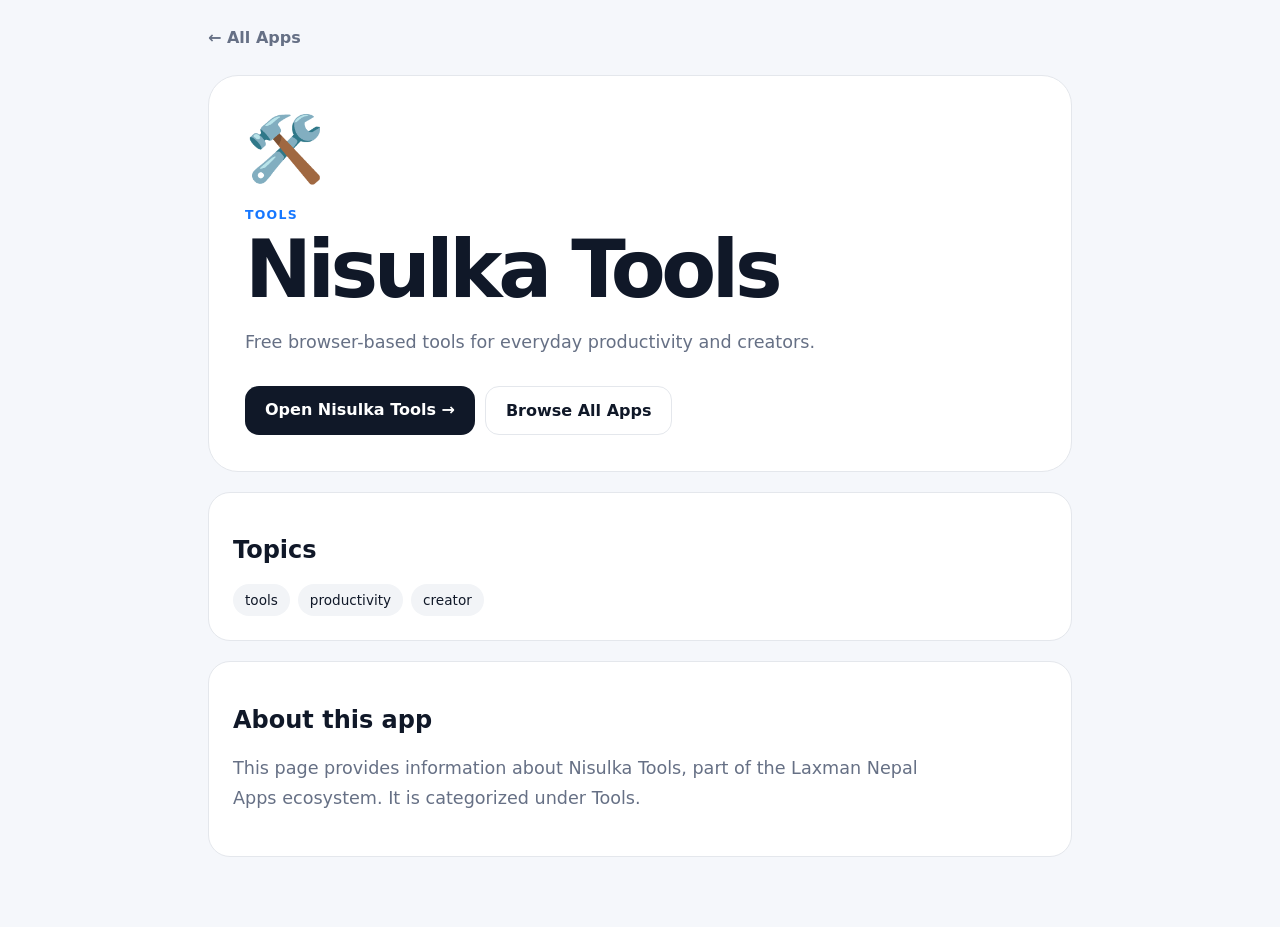
<file: apps/nisulka-tools/index.html>
<!doctype html>
<html lang="en"><head>
<meta charset="utf-8"><meta name="viewport" content="width=device-width,initial-scale=1">
<title>Nisulka Tools — Laxman Nepal Apps</title>
<meta name="description" content="Free browser-based tools for everyday productivity and creators.">
<meta name="robots" content="index,follow">
<link rel="canonical" href="https://apps.laxmannepal.com.np/apps/nisulka-tools/">
<meta property="og:type" content="website"><meta property="og:title" content="Nisulka Tools — Laxman Nepal"><meta property="og:description" content="Free browser-based tools for everyday productivity and creators."><meta property="og:url" content="https://apps.laxmannepal.com.np/apps/nisulka-tools/">
<meta name="twitter:card" content="summary"><meta name="twitter:title" content="Nisulka Tools — Laxman Nepal"><meta name="twitter:description" content="Free browser-based tools for everyday productivity and creators.">
<meta name="theme-color" content="#f5f7fb">
<script type="application/ld+json">{"@context":"https://schema.org","@type":"SoftwareApplication","name":"Nisulka Tools","description":"Free browser-based tools for everyday productivity and creators.","applicationCategory":"Tools","operatingSystem":"Web","url":"https://apps.laxmannepal.com.np/Nisulka-Tools/"}</script>
<style>:root{--bg:#f5f7fb;--card:#fff;--text:#101828;--muted:#667085;--line:#e4e7ec}*{box-sizing:border-box}body{margin:0;background:var(--bg);color:var(--text);font-family:Inter,system-ui,sans-serif}main{max-width:900px;margin:auto;padding:28px 18px 70px}.back{color:var(--muted);text-decoration:none;font-weight:700}.card{margin-top:28px;background:var(--card);border:1px solid var(--line);border-radius:30px;padding:36px}.icon{font-size:4rem}.category{color:#1677ff;font-weight:800;font-size:.78rem;letter-spacing:.1em;text-transform:uppercase;margin-top:20px}h1{font-size:clamp(2.5rem,8vw,5rem);letter-spacing:-.055em;line-height:1;margin:8px 0 16px}.desc{font-size:1.1rem;line-height:1.7;color:var(--muted);max-width:700px}.actions{display:flex;gap:10px;flex-wrap:wrap;margin-top:28px}.btn{padding:14px 20px;border-radius:14px;text-decoration:none;font-weight:800}.primary{background:var(--text);color:#fff}.secondary{border:1px solid var(--line);color:var(--text);background:#fff}.section{margin-top:20px;background:#fff;border:1px solid var(--line);border-radius:22px;padding:24px}.chips{display:flex;gap:8px;flex-wrap:wrap}.chip{background:#f2f4f7;padding:8px 12px;border-radius:999px;font-size:.85rem}@media(max-width:600px){.card{padding:25px}.btn{width:100%;text-align:center}}</style>
</head><body><main>
<a class="back" href="../">← All Apps</a>
<article class="card"><div class="icon">🛠️</div><div class="category">Tools</div><h1>Nisulka Tools</h1><p class="desc">Free browser-based tools for everyday productivity and creators.</p><div class="actions"><a class="btn primary" href="https://apps.laxmannepal.com.np/Nisulka-Tools/">Open Nisulka Tools →</a><a class="btn secondary" href="../">Browse All Apps</a></div></article>
<section class="section"><h2>Topics</h2><div class="chips"><span class="chip">tools</span><span class="chip">productivity</span><span class="chip">creator</span></div></section>
<section class="section"><h2>About this app</h2><p class="desc">This page provides information about Nisulka Tools, part of the Laxman Nepal Apps ecosystem. It is categorized under Tools.</p></section>
</main></body></html>
</file>
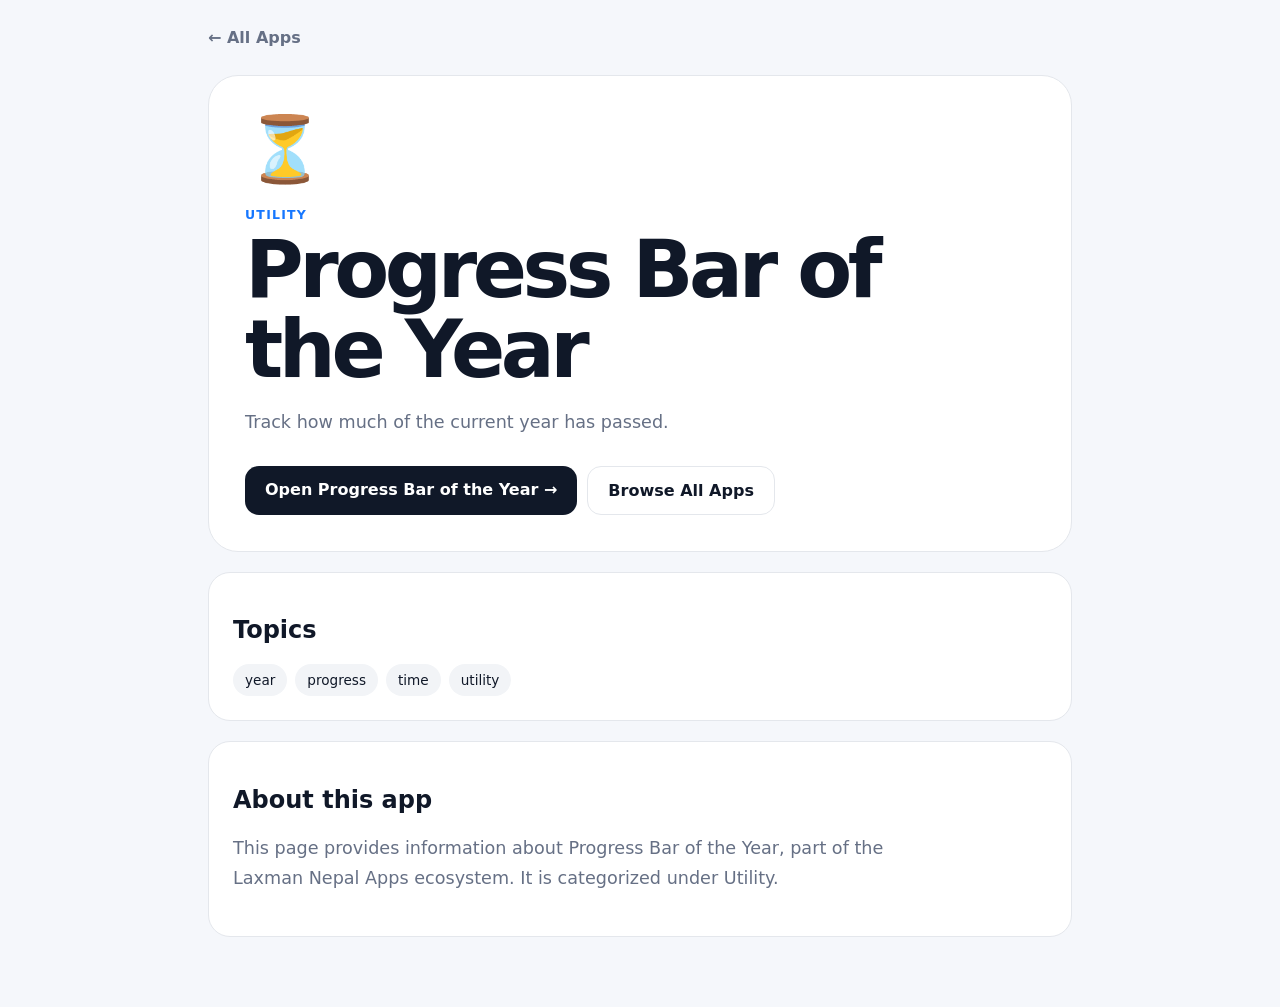
<file: apps/progress-bar-year/index.html>
<!doctype html>
<html lang="en"><head>
<meta charset="utf-8"><meta name="viewport" content="width=device-width,initial-scale=1">
<title>Progress Bar of the Year — Laxman Nepal Apps</title>
<meta name="description" content="Track how much of the current year has passed.">
<meta name="robots" content="index,follow">
<link rel="canonical" href="https://apps.laxmannepal.com.np/apps/progress-bar-year/">
<meta property="og:type" content="website"><meta property="og:title" content="Progress Bar of the Year — Laxman Nepal"><meta property="og:description" content="Track how much of the current year has passed."><meta property="og:url" content="https://apps.laxmannepal.com.np/apps/progress-bar-year/">
<meta name="twitter:card" content="summary"><meta name="twitter:title" content="Progress Bar of the Year — Laxman Nepal"><meta name="twitter:description" content="Track how much of the current year has passed.">
<meta name="theme-color" content="#f5f7fb">
<script type="application/ld+json">{"@context":"https://schema.org","@type":"SoftwareApplication","name":"Progress Bar of the Year","description":"Track how much of the current year has passed.","applicationCategory":"Utility","operatingSystem":"Web","url":"https://apps.laxmannepal.com.np/Progress-Bar-Of-The-Year/"}</script>
<style>:root{--bg:#f5f7fb;--card:#fff;--text:#101828;--muted:#667085;--line:#e4e7ec}*{box-sizing:border-box}body{margin:0;background:var(--bg);color:var(--text);font-family:Inter,system-ui,sans-serif}main{max-width:900px;margin:auto;padding:28px 18px 70px}.back{color:var(--muted);text-decoration:none;font-weight:700}.card{margin-top:28px;background:var(--card);border:1px solid var(--line);border-radius:30px;padding:36px}.icon{font-size:4rem}.category{color:#1677ff;font-weight:800;font-size:.78rem;letter-spacing:.1em;text-transform:uppercase;margin-top:20px}h1{font-size:clamp(2.5rem,8vw,5rem);letter-spacing:-.055em;line-height:1;margin:8px 0 16px}.desc{font-size:1.1rem;line-height:1.7;color:var(--muted);max-width:700px}.actions{display:flex;gap:10px;flex-wrap:wrap;margin-top:28px}.btn{padding:14px 20px;border-radius:14px;text-decoration:none;font-weight:800}.primary{background:var(--text);color:#fff}.secondary{border:1px solid var(--line);color:var(--text);background:#fff}.section{margin-top:20px;background:#fff;border:1px solid var(--line);border-radius:22px;padding:24px}.chips{display:flex;gap:8px;flex-wrap:wrap}.chip{background:#f2f4f7;padding:8px 12px;border-radius:999px;font-size:.85rem}@media(max-width:600px){.card{padding:25px}.btn{width:100%;text-align:center}}</style>
</head><body><main>
<a class="back" href="../">← All Apps</a>
<article class="card"><div class="icon">⏳</div><div class="category">Utility</div><h1>Progress Bar of the Year</h1><p class="desc">Track how much of the current year has passed.</p><div class="actions"><a class="btn primary" href="https://apps.laxmannepal.com.np/Progress-Bar-Of-The-Year/">Open Progress Bar of the Year →</a><a class="btn secondary" href="../">Browse All Apps</a></div></article>
<section class="section"><h2>Topics</h2><div class="chips"><span class="chip">year</span><span class="chip">progress</span><span class="chip">time</span><span class="chip">utility</span></div></section>
<section class="section"><h2>About this app</h2><p class="desc">This page provides information about Progress Bar of the Year, part of the Laxman Nepal Apps ecosystem. It is categorized under Utility.</p></section>
</main></body></html>
</file>
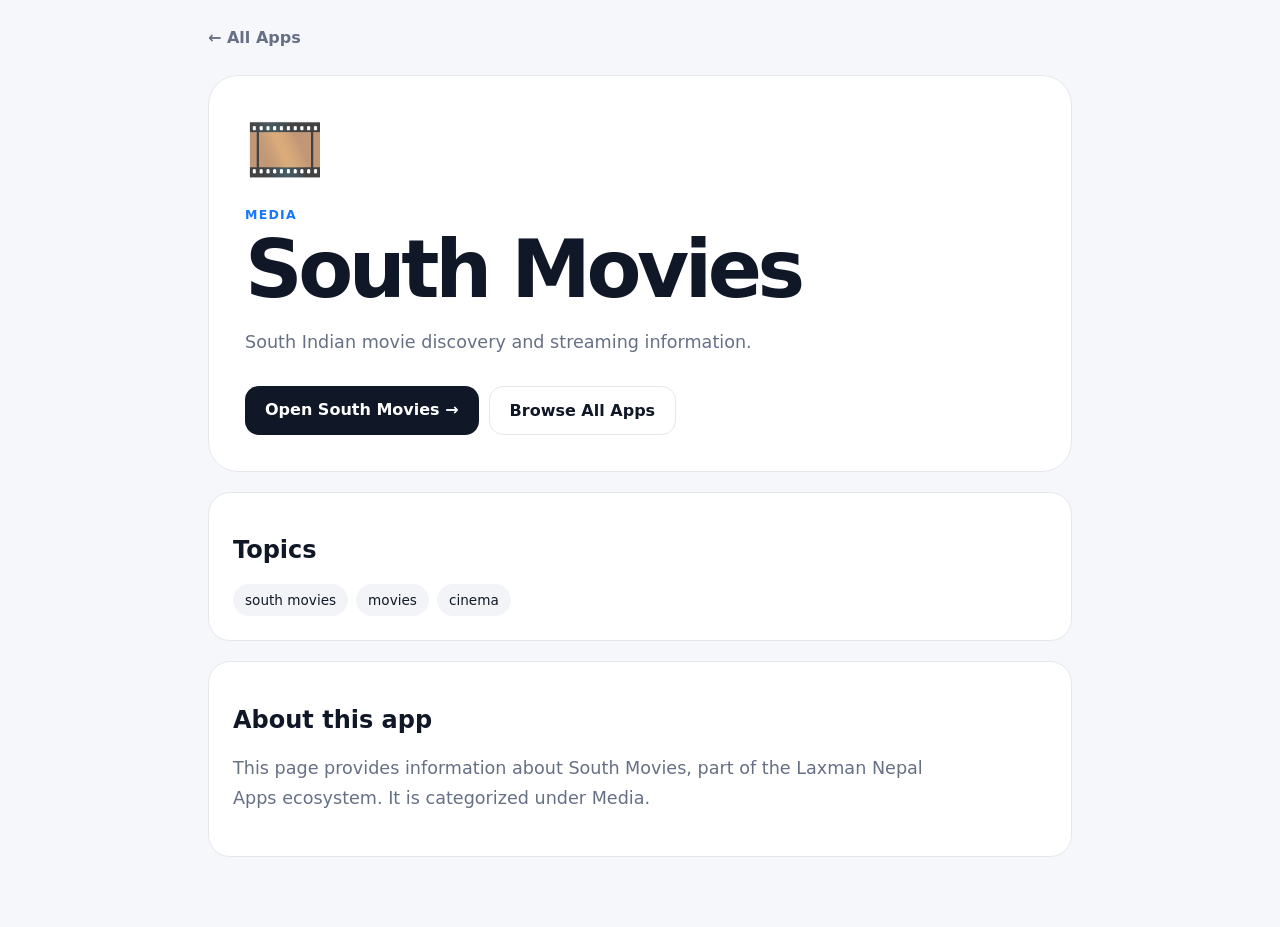
<file: apps/south-movies/index.html>
<!doctype html>
<html lang="en"><head>
<meta charset="utf-8"><meta name="viewport" content="width=device-width,initial-scale=1">
<title>South Movies — Laxman Nepal Apps</title>
<meta name="description" content="South Indian movie discovery and streaming information.">
<meta name="robots" content="index,follow">
<link rel="canonical" href="https://apps.laxmannepal.com.np/apps/south-movies/">
<meta property="og:type" content="website"><meta property="og:title" content="South Movies — Laxman Nepal"><meta property="og:description" content="South Indian movie discovery and streaming information."><meta property="og:url" content="https://apps.laxmannepal.com.np/apps/south-movies/">
<meta name="twitter:card" content="summary"><meta name="twitter:title" content="South Movies — Laxman Nepal"><meta name="twitter:description" content="South Indian movie discovery and streaming information.">
<meta name="theme-color" content="#f5f7fb">
<script type="application/ld+json">{"@context":"https://schema.org","@type":"SoftwareApplication","name":"South Movies","description":"South Indian movie discovery and streaming information.","applicationCategory":"Media","operatingSystem":"Web","url":"https://apps.laxmannepal.com.np/South-Movies/"}</script>
<style>:root{--bg:#f5f7fb;--card:#fff;--text:#101828;--muted:#667085;--line:#e4e7ec}*{box-sizing:border-box}body{margin:0;background:var(--bg);color:var(--text);font-family:Inter,system-ui,sans-serif}main{max-width:900px;margin:auto;padding:28px 18px 70px}.back{color:var(--muted);text-decoration:none;font-weight:700}.card{margin-top:28px;background:var(--card);border:1px solid var(--line);border-radius:30px;padding:36px}.icon{font-size:4rem}.category{color:#1677ff;font-weight:800;font-size:.78rem;letter-spacing:.1em;text-transform:uppercase;margin-top:20px}h1{font-size:clamp(2.5rem,8vw,5rem);letter-spacing:-.055em;line-height:1;margin:8px 0 16px}.desc{font-size:1.1rem;line-height:1.7;color:var(--muted);max-width:700px}.actions{display:flex;gap:10px;flex-wrap:wrap;margin-top:28px}.btn{padding:14px 20px;border-radius:14px;text-decoration:none;font-weight:800}.primary{background:var(--text);color:#fff}.secondary{border:1px solid var(--line);color:var(--text);background:#fff}.section{margin-top:20px;background:#fff;border:1px solid var(--line);border-radius:22px;padding:24px}.chips{display:flex;gap:8px;flex-wrap:wrap}.chip{background:#f2f4f7;padding:8px 12px;border-radius:999px;font-size:.85rem}@media(max-width:600px){.card{padding:25px}.btn{width:100%;text-align:center}}</style>
</head><body><main>
<a class="back" href="../">← All Apps</a>
<article class="card"><div class="icon">🎞️</div><div class="category">Media</div><h1>South Movies</h1><p class="desc">South Indian movie discovery and streaming information.</p><div class="actions"><a class="btn primary" href="https://apps.laxmannepal.com.np/South-Movies/">Open South Movies →</a><a class="btn secondary" href="../">Browse All Apps</a></div></article>
<section class="section"><h2>Topics</h2><div class="chips"><span class="chip">south movies</span><span class="chip">movies</span><span class="chip">cinema</span></div></section>
<section class="section"><h2>About this app</h2><p class="desc">This page provides information about South Movies, part of the Laxman Nepal Apps ecosystem. It is categorized under Media.</p></section>
</main></body></html>
</file>
<file: platform.css>
:root{--bg:#f5f6f8;--ink:#101216;--muted:#68707c;--line:#dfe3e8;--surface:#fff;--dark:#101216;--dark2:#191c21}*{box-sizing:border-box}html{scroll-behavior:smooth}body{margin:0;background:var(--bg);color:var(--ink);font:16px/1.6 Inter,ui-sans-serif,system-ui,-apple-system,BlinkMacSystemFont,"Segoe UI",sans-serif}.nav{position:sticky;top:0;z-index:10;display:flex;justify-content:space-between;align-items:center;padding:18px clamp(18px,5vw,72px);background:rgba(245,246,248,.86);backdrop-filter:blur(18px);border-bottom:1px solid var(--line)}.brand{font-weight:900;letter-spacing:-.05em;color:var(--ink);text-decoration:none}.brand span{font-weight:500}.nav nav{display:flex;gap:22px}.nav nav a{color:var(--muted);text-decoration:none;font-size:14px}.hero{max-width:1200px;margin:auto;padding:clamp(80px,13vw,150px) clamp(18px,5vw,72px) 90px}.eyebrow,.kicker{font-size:11px;font-weight:800;letter-spacing:.14em;color:var(--muted)}h1{font-size:clamp(54px,9vw,118px);line-height:.92;letter-spacing:-.07em;margin:18px 0 30px;max-width:1050px}h1 em{font-style:normal;color:#59616d}p{color:var(--muted);max-width:720px}.actions{display:flex;gap:12px;margin-top:32px}.button{display:inline-block;padding:12px 18px;border:1px solid var(--line);border-radius:999px;color:var(--ink);text-decoration:none;background:var(--surface);font-weight:700}.button.primary{background:var(--ink);color:#fff;border-color:var(--ink)}.grid{max-width:1200px;margin:auto;padding:0 clamp(18px,5vw,72px) 90px;display:grid;grid-template-columns:repeat(2,1fr);gap:16px}.card{background:var(--surface);border:1px solid var(--line);border-radius:24px;padding:30px;min-height:260px}.card.wide{grid-column:span 2;min-height:300px}.card h2{font-size:30px;letter-spacing:-.04em;margin:12px 0}.card a{color:var(--ink);font-weight:800;text-decoration:none}.dark{background:var(--dark);color:#fff;padding:90px clamp(18px,5vw,72px)}.dark h2{font-size:clamp(38px,6vw,72px);line-height:1;letter-spacing:-.05em;max-width:800px}.dark .kicker{color:#9ca3ad}.pillgrid{max-width:1200px;margin:45px auto 0;display:grid;grid-template-columns:repeat(4,1fr);gap:12px}.pillgrid div{background:var(--dark2);border:1px solid #2a2e35;border-radius:18px;padding:22px}.pillgrid b,.pillgrid span{display:block}.pillgrid span{color:#9ca3ad;margin-top:5px}.next{max-width:1200px;margin:auto;padding:90px clamp(18px,5vw,72px);display:flex;justify-content:space-between;gap:30px;align-items:end}.next h2{font-size:clamp(36px,5vw,62px);line-height:1;letter-spacing:-.05em;margin:12px 0}.next .button{white-space:nowrap}footer{padding:30px clamp(18px,5vw,72px);border-top:1px solid var(--line);color:var(--muted);font-size:13px}@media(max-width:700px){.nav nav{display:none}.hero{padding-top:80px}.grid{grid-template-columns:1fr}.card.wide{grid-column:span 1}.pillgrid{grid-template-columns:repeat(2,1fr)}.next{display:block}.next .button{margin-top:25px;display:inline-block}}
</file>
<file: Kritim/style.css>
*{box-sizing:border-box}html,body{margin:0;min-height:100%;font-family:-apple-system,BlinkMacSystemFont,"SF Pro Display","Segoe UI",sans-serif;background:#080a0f;color:#f5f7fb}body{background:radial-gradient(circle at 75% 10%,rgba(110,125,255,.14),transparent 30%),radial-gradient(circle at 15% 80%,rgba(0,210,190,.08),transparent 28%),#080a0f}.app-shell{min-height:100vh;display:flex}.sidebar{width:270px;padding:22px 16px;display:flex;flex-direction:column;border-right:1px solid rgba(255,255,255,.08);background:rgba(14,16,23,.62);backdrop-filter:blur(28px);-webkit-backdrop-filter:blur(28px)}.brand{display:flex;gap:11px;align-items:center;padding:5px 9px 25px}.brand-mark,.orb{display:grid;place-items:center;border-radius:14px;background:linear-gradient(145deg,rgba(255,255,255,.18),rgba(255,255,255,.05));border:1px solid rgba(255,255,255,.14);box-shadow:0 12px 35px rgba(0,0,0,.25)}.brand-mark{width:40px;height:40px;font-size:20px}.brand strong,.brand span{display:block}.brand strong{font-size:15px}.brand span{font-size:11px;color:#858b99;margin-top:3px}.new-chat,.nav-item,.top-action,.prompt-card,.panel-action,.primary-action,.knowledge-search button,.file-drop{border:1px solid rgba(255,255,255,.08);color:inherit;background:rgba(255,255,255,.045);cursor:pointer}.new-chat{height:44px;border-radius:13px;text-align:left;padding:0 15px;font-size:14px;margin-bottom:15px}.new-chat:hover{background:rgba(255,255,255,.08)}.conversation-section{min-height:0;margin-bottom:15px}.section-label{padding:0 10px 8px;color:#656c79;text-transform:uppercase;letter-spacing:1.1px;font-size:9px}.conversation-list{max-height:255px;overflow:auto;padding-right:2px}.conversation-empty{padding:12px 10px;color:#666d7a;font-size:11px}.conversation-item{width:100%;display:flex;align-items:center;gap:8px;border:1px solid transparent;background:transparent;color:#aeb4c1;border-radius:11px;padding:9px 10px;text-align:left;cursor:pointer;font:12px inherit}.conversation-item:hover,.conversation-item.active{background:rgba(255,255,255,.07);color:#fff}.conversation-title{flex:1;overflow:hidden;text-overflow:ellipsis;white-space:nowrap}.conversation-more{opacity:.45;font-size:14px}.conversation-item:hover .conversation-more,.conversation-item.active .conversation-more{opacity:1}.main-nav{border-top:1px solid rgba(255,255,255,.05);padding-top:10px}.nav-item{width:100%;height:40px;border-color:transparent;background:transparent;border-radius:11px;text-align:left;padding:0 13px;color:#aeb4c1;display:flex;align-items:center;gap:12px;font-size:14px}.nav-item.active,.nav-item:hover{background:rgba(255,255,255,.07);color:#fff}.sidebar-bottom{margin-top:auto}.connection{font-size:11px;color:#737987;display:flex;align-items:center;gap:8px;padding:15px 12px 4px}.connection i{width:7px;height:7px;border-radius:50%;background:#777;display:block}.main{flex:1;min-width:0;display:flex;flex-direction:column;min-height:100vh}.topbar{height:68px;padding:0 25px;display:flex;align-items:center;gap:15px;border-bottom:1px solid rgba(255,255,255,.06);background:rgba(8,10,15,.35);backdrop-filter:blur(20px)}.crumb{font-size:14px;color:#c8ccd5}.top-action{margin-left:auto;border-radius:10px;padding:9px 13px;font-size:12px}.menu{display:none;background:none;border:0;color:#fff;font-size:20px}.content{flex:1;overflow:auto}.welcome{max-width:940px;margin:0 auto;padding:75px 28px 150px;text-align:center}.orb{width:60px;height:60px;margin:0 auto 24px;border-radius:20px;font-size:27px}.eyebrow{font-size:10px;letter-spacing:2px;color:#8b92a1;margin:0 0 15px}.welcome h1{font-size:clamp(38px,6vw,68px);line-height:1.02;letter-spacing:-3px;margin:0;font-weight:700}.welcome h1 span{background:linear-gradient(90deg,#fff,#8d95ff);-webkit-background-clip:text;background-clip:text;color:transparent}.sub{max-width:620px;margin:22px auto 42px;color:#858c9b;font-size:15px;line-height:1.7}.cards{display:grid;grid-template-columns:repeat(3,1fr);gap:12px;text-align:left}.prompt-card{min-height:130px;padding:18px;border-radius:18px;display:flex;align-items:flex-start;gap:13px;transition:.2s}.prompt-card:hover{transform:translateY(-2px);background:rgba(255,255,255,.08);border-color:rgba(255,255,255,.16)}.prompt-card>b{font-size:18px}.prompt-card span{flex:1}.prompt-card strong,.prompt-card small{display:block}.prompt-card strong{font-size:13px;margin-bottom:7px}.prompt-card small{font-size:11px;line-height:1.5;color:#7f8694}.chat{max-width:850px;margin:auto;padding:40px 24px 140px}.message{margin:16px 0;max-width:88%;animation:rise .2s ease}.message.user{margin-left:auto;max-width:82%}.msg{padding:15px 17px;border-radius:17px;line-height:1.65;font-size:14px;background:rgba(30,33,43,.65);border:1px solid rgba(255,255,255,.06);overflow-wrap:anywhere}.message.user .msg{background:rgba(255,255,255,.09);border-color:rgba(255,255,255,.08)}.msg p{margin:0 0 10px}.msg p:last-child{margin-bottom:0}.msg h2,.msg h3,.msg h4{margin:5px 0 10px;line-height:1.3}.msg strong{color:#fff}.msg a{color:#aeb8ff;text-decoration:none}.msg a:hover{text-decoration:underline}.msg blockquote{margin:10px 0;padding:8px 12px;border-left:2px solid rgba(255,255,255,.3);color:#aeb4c1}.msg code{font-family:ui-monospace,SFMono-Regular,Consolas,monospace;font-size:.9em;padding:2px 5px;border-radius:6px;background:rgba(0,0,0,.28)}.msg pre{position:relative;margin:12px 0;padding:15px;padding-top:36px;border-radius:12px;background:rgba(0,0,0,.38);overflow:auto;border:1px solid rgba(255,255,255,.07)}.msg pre code{display:block;padding:0;background:none;white-space:pre;color:#e7e9ef}.copy-code{position:absolute;top:7px;right:7px;border:1px solid rgba(255,255,255,.1);background:rgba(255,255,255,.06);color:#cbd0da;border-radius:7px;padding:4px 8px;font-size:10px;cursor:pointer}.message-actions{display:flex;gap:5px;margin:5px 4px;opacity:.45}.message:hover .message-actions{opacity:1}.message-actions button{border:0;background:transparent;color:#858c9b;padding:4px 7px;border-radius:7px;font-size:10px;cursor:pointer}.message-actions button:hover{background:rgba(255,255,255,.07);color:#fff}.panel{max-width:1050px;margin:auto;padding:48px 25px 150px}.panel h2{font-size:32px;letter-spacing:-1px;margin:0 0 8px}.panel p{color:#858c9b;line-height:1.7}.panel .box{padding:20px;border:1px solid rgba(255,255,255,.08);background:rgba(255,255,255,.04);border-radius:17px;margin-top:20px}.panel-head{display:flex;align-items:flex-end;justify-content:space-between;gap:20px;margin-bottom:25px}.panel-head p{max-width:690px;margin:0}.panel-action{border-radius:11px;padding:10px 13px;font-size:12px;white-space:nowrap}.panel-action:hover,.knowledge-search button:hover,.primary-action:hover{background:rgba(255,255,255,.1)}.knowledge-grid{display:grid;grid-template-columns:1fr 1fr;gap:14px}.knowledge-card{padding:20px;border:1px solid rgba(255,255,255,.08);background:linear-gradient(145deg,rgba(255,255,255,.065),rgba(255,255,255,.025));border-radius:20px;box-shadow:0 20px 60px rgba(0,0,0,.14);backdrop-filter:blur(20px)}.card-title{display:flex;gap:12px;align-items:center;margin-bottom:17px}.card-title>span{width:34px;height:34px;border-radius:10px;display:grid;place-items:center;background:rgba(255,255,255,.08);border:1px solid rgba(255,255,255,.08)}.card-title strong,.card-title small{display:block}.card-title strong{font-size:14px}.card-title small{font-size:10px;color:#727987;margin-top:3px}.file-drop{display:block;text-align:center;border-style:dashed;border-radius:13px;padding:13px;color:#aeb4c1;font-size:12px;margin-bottom:10px}.file-drop:hover{background:rgba(255,255,255,.08)}.file-drop input{display:none}.add-source textarea,.knowledge-search input{width:100%;border:1px solid rgba(255,255,255,.08);outline:0;border-radius:12px;background:rgba(0,0,0,.2);color:#fff;padding:12px;font:12px inherit;resize:vertical}.add-source textarea::placeholder,.knowledge-search input::placeholder{color:#626977}.primary-action{width:100%;border-radius:12px;padding:11px;margin-top:10px;font-size:12px}.primary-action:disabled{opacity:.5;cursor:wait}.source-list{max-height:280px;overflow:auto}.source-card{display:flex;align-items:center;gap:11px;padding:11px;border-radius:12px;background:rgba(0,0,0,.16);border:1px solid rgba(255,255,255,.045);margin-bottom:8px}.source-icon{width:30px;height:30px;display:grid;place-items:center;border-radius:9px;background:rgba(255,255,255,.07)}.source-card div{flex:1;min-width:0}.source-card strong,.source-card small{display:block;overflow:hidden;text-overflow:ellipsis;white-space:nowrap}.source-card strong{font-size:11px}.source-card small{font-size:9px;color:#656c79;margin-top:3px}.source-ok{font-size:8px;color:#45d483}.knowledge-empty,.knowledge-loading{padding:18px 8px;color:#676e7c;font-size:11px;text-align:center}.search-card{margin-top:14px}.knowledge-search{display:flex;gap:8px}.knowledge-search input{flex:1}.knowledge-search button{border-radius:11px;padding:0 16px;font-size:12px}.knowledge-results{margin-top:15px}.knowledge-result{padding:13px 0;border-top:1px solid rgba(255,255,255,.06)}.knowledge-result>div{display:flex;align-items:center;gap:9px}.knowledge-result strong{font-size:12px}.result-index{font-size:9px;color:#747c8b;font-variant-numeric:tabular-nums}.knowledge-result p{font-size:11px;line-height:1.6;margin:6px 0 0;color:#818897;white-space:pre-wrap}.composer{position:fixed;left:270px;right:0;bottom:25px;max-width:800px;margin:auto;display:flex;gap:8px;padding:8px;border:1px solid rgba(255,255,255,.12);border-radius:19px;background:rgba(20,22,29,.72);backdrop-filter:blur(25px);box-shadow:0 20px 70px rgba(0,0,0,.4)}.composer textarea{flex:1;resize:none;max-height:130px;border:0;outline:0;background:transparent;color:#fff;padding:11px 12px;font:14px inherit}.composer textarea::placeholder{color:#696f7c}.composer textarea:disabled{opacity:.6}.composer button{width:40px;height:40px;border:0;border-radius:13px;background:#fff;color:#111;font-size:21px;cursor:pointer}.composer .stop-button{background:rgba(255,255,255,.1);color:#fff;font-size:14px;border:1px solid rgba(255,255,255,.1)}.composer button:hover{transform:translateY(-1px)}.hint{position:fixed;bottom:5px;left:270px;right:0;text-align:center;font-size:9px;color:#555b68}@keyframes rise{from{opacity:0;transform:translateY(5px)}to{opacity:1;transform:none}}@media(max-width:850px){.knowledge-grid{grid-template-columns:1fr}.panel-head{align-items:flex-start;flex-direction:column}}@media(max-width:760px){.sidebar{position:fixed;z-index:5;left:-290px;top:0;bottom:0;transition:.25s}.sidebar.open{left:0}.menu{display:block}.cards{grid-template-columns:1fr}.welcome{padding-top:55px}.welcome h1{letter-spacing:-2px}.composer{left:12px;right:12px;bottom:18px}.hint{left:0;right:0;bottom:2px}.topbar{padding:0 14px}.sub{font-size:14px}.chat{padding-bottom:130px}.conversation-list{max-height:32vh}.message{max-width:94%}.message.user{max-width:90%}.panel{padding:35px 14px 140px}.panel h2{font-size:27px}.knowledge-search{flex-direction:column}.knowledge-search button{height:40px}}
</file>
